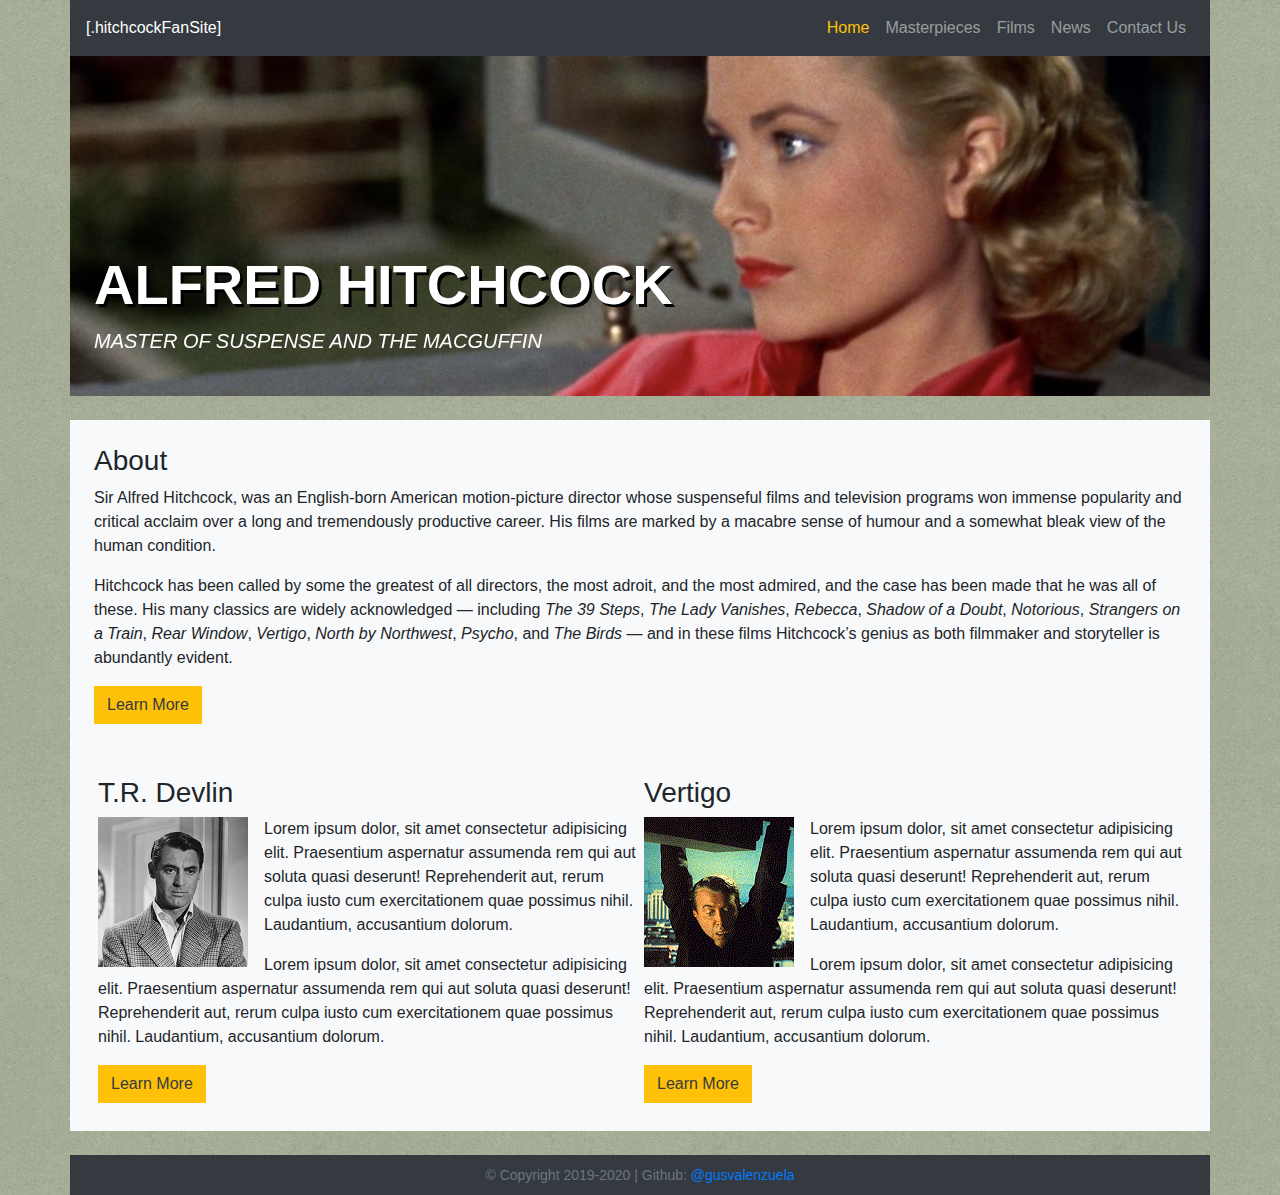
<file: index.html>
<!DOCTYPE html>
<html lang="en">
<head>
    <meta charset="UTF-8">
    <meta name="viewport" content="width=device-width, initial-scale=1.0">
    <meta http-equiv="X-UA-Compatible" content="ie=edge">
    <link rel="stylesheet" href="https://stackpath.bootstrapcdn.com/bootstrap/4.4.1/css/bootstrap.min.css" integrity="sha384-Vkoo8x4CGsO3+Hhxv8T/Q5PaXtkKtu6ug5TOeNV6gBiFeWPGFN9MuhOf23Q9Ifjh" crossorigin="anonymous">
    <script src="https://ajax.googleapis.com/ajax/libs/jquery/3.4.1/jquery.min.js"></script>
    <script src="https://cdnjs.cloudflare.com/ajax/libs/popper.js/1.16.0/umd/popper.min.js"></script>
    <script src="https://maxcdn.bootstrapcdn.com/bootstrap/4.4.1/js/bootstrap.min.js"></script>
    <link rel="stylesheet" href="https://fonts.googleapis.com/icon?family=Material+Icons">
    <link rel="stylesheet" href="./assets/css/style.css">
    <title>Home</title>
</head>

<body>    
    <div class="container-md mb-4">
        <div class="row">
            <nav class="navbar navbar-expand-sm bg-dark navbar-dark col">
                <span class="text-white">[.hitchcockFanSite]</span>
                <button class="navbar-toggler border-none" type="button" data-toggle="collapse" data-target="#ah-Navbar">
                    <span class="material-icons" style="font-size:30px;">more_vert</span>
                </button>
                <div class="collapse navbar-collapse justify-content-end" id="ah-Navbar">
                    <ul class="navbar-nav text-right">
                        <li class="nav-item">
                            <a class="nav-link disabled text-warning" href="#">Home<span class="sr-only">(current)</span></a>
                        </li>
                        <li class="nav-item">
                            <a class="nav-link " href="featured-vertigo.html">Masterpieces</a>
                        </li>
                        <li class="nav-item">
                            <a class="nav-link" href="films-pg-1.html">Films</a>
                        </li>    
                        <li class="nav-item">
                            <a class="nav-link" href="news.html">News</a>
                        </li>    
                        <li class="nav-item">
                            <a class="nav-link" href="contact.html">Contact Us</a>
                        </li>    
                    </ul>
                </div>  
            </nav>
        </div>
        
        <!-- jumbotron row -->
        <div class="row">
            <div id="jumbo-slides" class="carousel slide col-12 px-0" data-ride="carousel">
                <div class="carousel-inner slide-height-1">
                    <div class="carousel-item">

                        <!-- add on-hover message re:image slide paused while mouse over image  -->
                        
                        <img src="./assets/images/nxnw-bg-slide-300.png" class="d-block w-100" data-interval="1000" alt="...">
                    </div>
                    <div class="carousel-item">
                        <img src="./assets/images/birds-bg-slide-300.jpg" class="d-block w-100" data-interval="1000" alt="...">
                    </div>
                    <div class="carousel-item active">
                        <img src="./assets/images/Rear-Window-bg-slide-300.jpg" class="d-block w-100" data-interval="1000" alt="...">
                    </div>
                    <div class="car-text">
                      <h1 class="display-4 pl-4 name-decor text-uppercase">Alfred Hitchcock</h1>
                      <p class="lead pl-4 text-white font-italic text-uppercase home-tagline">Master of Suspense and the MacGuffin</p>
                    </div>
                </div>
            </div>
        </div>
    </div>

    <div class="container-md mb-4">
        <!-- biography row -->
        <div class="row bg-light p-4">
            <h3>About</h3>
            <hr>
            <p>Sir Alfred Hitchcock, was an English-born American motion-picture director whose suspenseful films and television programs won immense popularity and critical acclaim over a long and tremendously productive career. His films are marked by a macabre sense of humour and a somewhat bleak view of the human condition.</p>
            <p>Hitchcock has been called by some the greatest of all directors, the most adroit, and the most admired, and the case has been made that he was all of these. His many classics are widely acknowledged — including <i>The 39 Steps</i>, <i>The Lady Vanishes</i>, <i>Rebecca</i>, <i>Shadow of a Doubt</i>, <i>Notorious</i>, <i>Strangers on a Train</i>, <i>Rear Window</i>, <i>Vertigo</i>, <i>North by Northwest</i>, <i>Psycho</i>, and <i>The Birds</i> — and in these films Hitchcock’s genius as both filmmaker and storyteller is abundantly evident.</p>
            <!-- Button trigger modal -->
            <button type="button" class="btn btn-warning text-dark rounded-0" data-toggle="modal" data-target="#aboutModal">
                Learn More
            </button>
            
            <!-- Modal -->
            <div class="modal fade" id="aboutModal" tabindex="-1" role="dialog" aria-labelledby="aboutModalTitle" aria-hidden="true">
                <div class="modal-dialog modal-dialog-scrollable" role="document">
                <div class="modal-content">
                    <div class="modal-header">
                    <h5 class="modal-title" id="aboutModalTitle">About: <i>taken from Biography.com</i></h5>
                    <button type="button" class="close" data-dismiss="modal" aria-label="Close">
                        <span aria-hidden="true">&times;</span>
                    </button>
                    </div>
                    <div class="modal-body">
                        Filmmaker Alfred Hitchcock was nicknamed the "Master of Suspense" for employing a kind of psychological suspense in his films, producing a distinct viewer experience.
                        <br>
                        <br><strong>Who Was Alfred Hitchcock?</strong>
                        <br>Famous director and filmmaker Alfred Hitchcock worked for a short time in engineering before entering the film industry in 1920. He left for Hollywood in 1939, where his first American film, Rebecca, won the Academy Award for Best Picture. Hitchcock created more than 50 films, including the classics Rear Window, The 39 Steps and Psycho. Nicknamed the "Master of Suspense," Hitchcock received the AFI's Life Achievement Award in 1979. He died in 1980.
                        <br>
                        <br><strong>Early Life</strong>
                        <br>Alfred Joseph Hitchcock was born in London, England, on August 13, 1899, and was raised by strict, Catholic parents. He described his childhood as lonely and sheltered, partly due to his obesity. He once said that he was sent by his father to the local police station with a note asking the officer to lock him away for 10 minutes as punishment for behaving badly. He also remarked that his mother would force him to stand at the foot of her bed for several hours as punishment (a scene alluded to in his film Psycho). This idea of being harshly treated or wrongfully accused would later be reflected in Hitchcock's films.
                        <br>
                        <br><strong>Master of Suspense</strong>
                        <br>Hitchcock attended the Jesuit school St. Ignatius College before going on to attend the University of London, taking art courses. He eventually obtained a job as a draftsman and advertising designer for the cable company Henley's. It was while working at Henley's that he began to write, submitting short articles for the in-house publication. From his very first piece, he employed themes of false accusations, conflicted emotions and twist endings with impressive skill. In 1920, Hitchcock entered the film industry with a full-time position at the Famous Players-Lasky Company designing title cards for silent films. Within a few years, he was working as an assistant director.
                        <br>
                        In 1925, Hitchcock directed his first film and began making the "thrillers" for which he became known the world over. His 1929 film Blackmail is said to be the first British "talkie." In the 1930s, he directed such classic suspense films as The Man Who Knew Too Much (1934) and The 39 Steps (1935).
                        <br>
                        <br><strong>Movies: 'Rebecca,' 'Psycho' and 'The Birds' </strong>
                        <br>In 1939, Hitchcock left England for Hollywood. The first film he made in the United States, Rebecca (1940), won an Academy Award for best picture. Some of his most famous films include Psycho (1960), The Birds (1963) and Marnie (1964). His works became renowned for their depictions of violence, although many of his plots merely function as decoys meant to serve as a tool for understanding complex psychological characters. His cameo appearances in his own films, as well as his interviews, film trailers and the television program Alfred Hitchcock Presents (1955-1965), made him a cultural icon.
                        <br>
                        <br><strong>Death and Legacy</strong>
                        <br>Hitchcock directed more than 50 feature films in a career spanning six decades. He received the American Film Institute's Life Achievement Award in 1979. One year later, on April 29, 1980, Hitchcock died peacefully in his sleep in Bel Air, California. He was survived by his lifetime partner, assistant director and closest collaborator, Alma Reville, also known as "Lady Hitchcock," who died in 1982.
                    </div>
                    <div class="modal-footer">
                    <a href="https://www.biography.com/filmmaker/alfred-hitchcock" target="_blank" class="btn btn-warning" role="button">More @ biography.com</a>
                    </div>
                </div>
                </div>
            </div>
        </div>

        <!-- featured content row -->
        <div class="row bg-light p-4 justify-content-between">
            
            <!-- featured character -->
            <div class="col-12 col-md-6 p-1">
                <h3>T.R. Devlin</h3>
                <img src="./assets/images/devlin-150x150.jpg" class="float-left mr-3" alt="Devlin, lead male character in 'Notorious,' as played by Cary Grant">
                <p>Lorem ipsum dolor, sit amet consectetur adipisicing elit. Praesentium aspernatur assumenda rem qui aut soluta quasi deserunt! Reprehenderit aut, rerum culpa iusto cum exercitationem quae possimus nihil. Laudantium, accusantium dolorum.</p>
                <p>Lorem ipsum dolor, sit amet consectetur adipisicing elit. Praesentium aspernatur assumenda rem qui aut soluta quasi deserunt! Reprehenderit aut, rerum culpa iusto cum exercitationem quae possimus nihil. Laudantium, accusantium dolorum.</p>
                
                <!-- Button trigger modal -->
                <button type="button" class="btn btn-warning text-dark rounded-0" data-toggle="modal" data-target="#characterModal">
                    Learn More
                </button>
                
                <!-- Modal -->
                <div class="modal fade" id="characterModal" tabindex="-1" role="dialog" aria-labelledby="characterModalTitle" aria-hidden="true">
                    <div class="modal-dialog modal-dialog-scrollable" role="document">
                        <div class="modal-content">
                            <div class="modal-header">
                                <h5 class="modal-title" id="aboutModalTitle">About: T.R. Devlin</h5>
                                <button type="button" class="close" data-dismiss="modal" aria-label="Close">
                                    <span aria-hidden="true">&times;</span>
                                </button>
                            </div>

                            <div class="modal-body">
                                character T.R. Devlin...</div>

                            <!-- <div class="modal-footer">
                            <a href="#" target="_blank" class="btn btn-warning rounded-0" role="button">More</a>
                            </div> -->
                        </div>

                    </div>

                </div>

            </div>

                
            <!-- featured film -->
            <div class="col-12 col-md-6 p-1 feat-film">
                <h3>Vertigo</h3>
                <img src="./assets/images/vertigo-dangling-150x150.gif" class="float-left mr-3" alt="Still image from Hitchcock's film 'Vertigo'">
                <p>Lorem ipsum dolor, sit amet consectetur adipisicing elit. Praesentium aspernatur assumenda rem qui aut soluta quasi deserunt! Reprehenderit aut, rerum culpa iusto cum exercitationem quae possimus nihil. Laudantium, accusantium dolorum.</p>
                <p>Lorem ipsum dolor, sit amet consectetur adipisicing elit. Praesentium aspernatur assumenda rem qui aut soluta quasi deserunt! Reprehenderit aut, rerum culpa iusto cum exercitationem quae possimus nihil. Laudantium, accusantium dolorum.</p>
                
                <!-- Button trigger modal -->
                <button type="button" class="btn btn-warning text-dark rounded-0" data-toggle="modal" data-target="#featFilmModal">
                    Learn More
                </button>
                
                <!-- Modal -->
                <div class="modal fade" id="featFilmModal" tabindex="-1" role="dialog" aria-labelledby="featFilmModalTitle" aria-hidden="true">
                    <div class="modal-dialog modal-dialog-scrollable" role="document">
                        <div class="modal-content">
                            <div class="modal-header">
                                <h5 class="modal-title" id="aboutModalTitle">About: Vertigo</h5>
                                <button type="button" class="close" data-dismiss="modal" aria-label="Close">
                                    <span aria-hidden="true">&times;</span>
                                </button>
                            </div>

                            <div class="modal-body">
                                Vertigo</div>

                            <div class="modal-footer">
                            <a href="featured-vertigo.html" class="btn btn-warning rounded-0" role="button">Featured Page</a>
                            </div>
                        </div>

                    </div>

                </div>

            </div>

        </div>    

    </div>
    
    <div class="container-md">
        <div class="row bg-dark py-2 mb-0">
            <footer class="text-center mx-auto col">
                <span class="text-muted footer">&copy; Copyright 2019-2020 | Github: <a href="https://github.com/gusvalenzuela/holiday-activity" target="_blank" class="text-decoration-none">@gusvalenzuela</a></span>
            </footer>
        </div>
    </div>
</body>
</html>
</file>
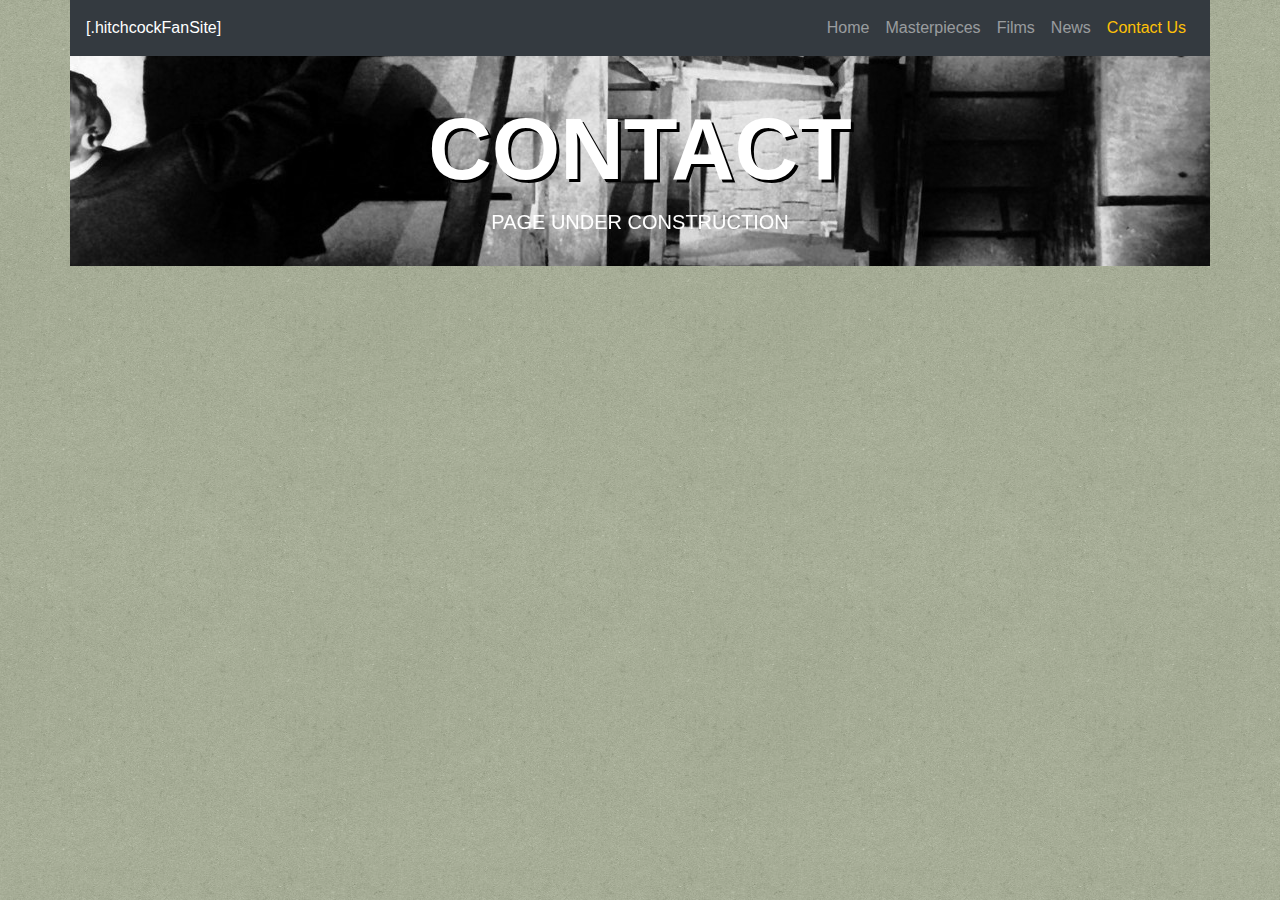
<file: contact.html>
<!DOCTYPE html>
<html lang="en">
<head>
    <meta charset="UTF-8">
    <meta name="viewport" content="width=device-width, initial-scale=1.0">
    <meta http-equiv="X-UA-Compatible" content="ie=edge">
    <link rel="stylesheet" href="https://maxcdn.bootstrapcdn.com/bootstrap/4.4.1/css/bootstrap.min.css">
    <script src="https://ajax.googleapis.com/ajax/libs/jquery/3.4.1/jquery.min.js"></script>
    <script src="https://cdnjs.cloudflare.com/ajax/libs/popper.js/1.16.0/umd/popper.min.js"></script>
    <script src="https://maxcdn.bootstrapcdn.com/bootstrap/4.4.1/js/bootstrap.min.js"></script>
    <link rel="stylesheet" href="https://fonts.googleapis.com/icon?family=Material+Icons">
    <link rel="stylesheet" href="./assets/css/style.css">
    <title>Contact</title>
</head>

<body>
    <div class="container-md mb-4">
        <div class="row">
            <nav class="navbar navbar-expand-sm bg-dark navbar-dark col">
                <span class="text-white">[.hitchcockFanSite]</span>
                <button class="navbar-toggler border-none" type="button" data-toggle="collapse" data-target="#ah-Navbar">
                    <span class="material-icons" style="font-size:30px;">more_vert</span>
                </button>
                <div class="collapse navbar-collapse justify-content-end" id="ah-Navbar">
                    <ul class="navbar-nav text-right">
                        <li class="nav-item">
                            <a class="nav-link" href="index.html">Home</a>
                        </li>
                        <li class="nav-item">
                            <a class="nav-link" href="featured-vertigo.html">Masterpieces</a>
                        </li>
                        <li class="nav-item">
                            <a class="nav-link" href="films-pg-1.html">Films</a>
                        </li>    
                        <li class="nav-item">
                            <a class="nav-link" href="news.html">News</a>
                        </li>    
                        <li class="nav-item">
                            <a class="nav-link text-warning disabled" href="#">Contact Us<span class="sr-only">(current)</span></a>
                        </li>    
                    </ul>
                </div>  
            </nav>
        </div>
        
        <!-- jumbotron row -->
        <div class="row">
            <div id="jumbo-slides" class="carousel slide col-12 px-0" data-ride="carousel">
                <div class="carousel-inner">
                    <div class="carousel-item active">
                        <img src="./assets/images/vertigo-stairs-header.jpg" class="d-block w-100" data-interval="1000" alt="...">
                    </div>
                    <div class="carousel-item">
                        <img src="./assets/images/norman-bates-header.png" class="d-block w-100" data-interval="1000" alt="...">
                    </div>
                    <div class="carousel-item">
                        <img src="./assets/images/birds-cameo-header.jpg" class="d-block w-100" data-interval="1000" alt="...">
                    </div>
                    <div class="car-text">
                        <h1 class="display-2 text-white text-center name-decor">CONTACT</h1>
                        <h2 class="lead text-white text-center">PAGE UNDER CONSTRUCTION</h2>
                    </div>
                </div>
            </div>
        </div>
    </div>

</body>
</html>
</file>
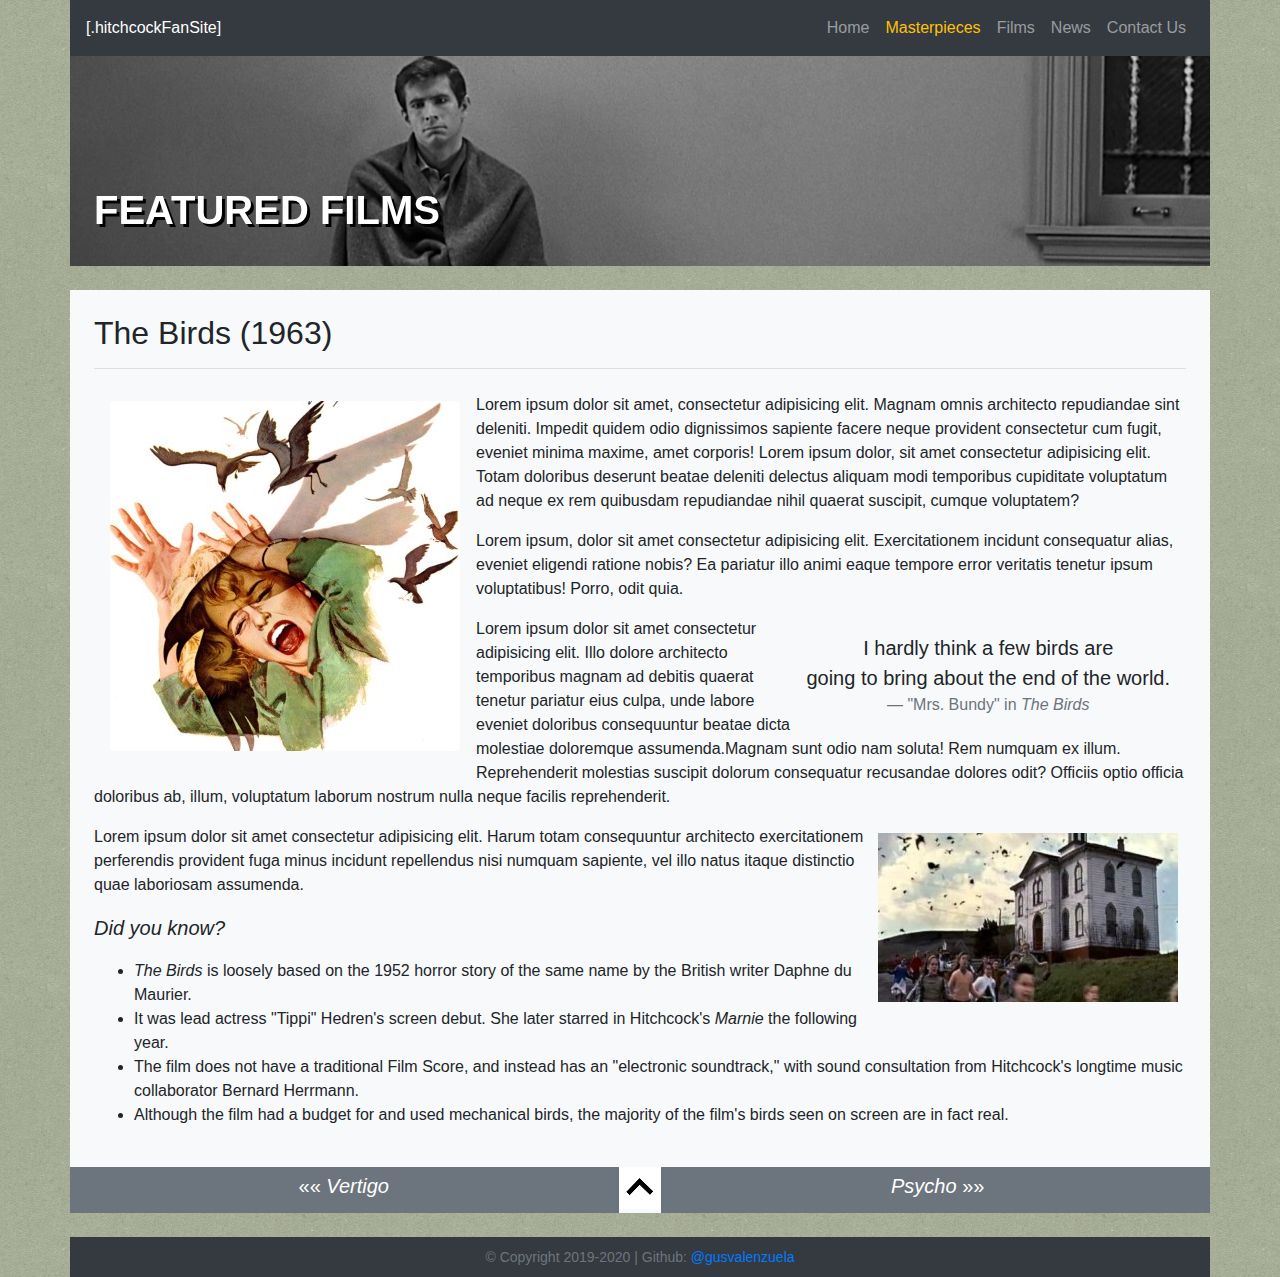
<file: featured-birds.html>
<!DOCTYPE html>
<html lang="en">
<head>
    <meta charset="UTF-8">
    <meta name="viewport" content="width=device-width, initial-scale=1.0">
    <meta http-equiv="X-UA-Compatible" content="ie=edge">
    <link rel="stylesheet" href="https://maxcdn.bootstrapcdn.com/bootstrap/4.4.1/css/bootstrap.min.css">
    <script src="https://ajax.googleapis.com/ajax/libs/jquery/3.4.1/jquery.min.js"></script>
    <script src="https://cdnjs.cloudflare.com/ajax/libs/popper.js/1.16.0/umd/popper.min.js"></script>
    <script src="https://maxcdn.bootstrapcdn.com/bootstrap/4.4.1/js/bootstrap.min.js"></script>
    <link rel="stylesheet" href="https://fonts.googleapis.com/icon?family=Material+Icons">
    <link rel="stylesheet" href="./assets/css/style.css">
    <title>Featured: The Birds</title>
</head>

<body>    
    <div class="container-md mb-4" id="page-top">
        <div class="row">
            <nav class="navbar navbar-expand-sm bg-dark navbar-dark col">
                <span class="text-white">[.hitchcockFanSite]</span>
                <button class="navbar-toggler border-none" type="button" data-toggle="collapse" data-target="#ah-Navbar">
                    <span class="material-icons" style="font-size:30px;">more_vert</span>
                </button>
                <div class="collapse navbar-collapse justify-content-end" id="ah-Navbar">
                    <ul class="navbar-nav text-right">
                        <li class="nav-item">
                            <a class="nav-link" href="index.html">Home</a>
                        </li>
                        <li class="nav-item">
                            <a class="nav-link disabled text-warning" href="#">Masterpieces<span class="sr-only">(current)</span></a>
                        </li>
                        <li class="nav-item">
                            <a class="nav-link" href="films-pg-1.html">Films</a>
                        </li>    
                        <li class="nav-item">
                            <a class="nav-link" href="news.html">News</a>
                        </li>    
                        <li class="nav-item">
                            <a class="nav-link" href="contact.html">Contact Us</a>
                        </li>    
                    </ul>
                </div>  
            </nav>
        </div>
        
        <!-- jumbotron row -->
        <div class="row">
            <div id="jumbo-slides" class="carousel slide col-12 px-0" data-ride="carousel">
                <div class="carousel-inner">
                    <div class="carousel-item">
                        <img src="./assets/images/vertigo-stairs-header.jpg" class="d-block w-100" data-interval="1000" alt="Stairs shot from Vertigo">
                    </div>
                    <div class="carousel-item active">
                        <img src="./assets/images/norman-bates-header.png" class="d-block w-100" data-interval="1000" alt="Norman Bates seated, wrapped in blanket">
                    </div>
                    <div class="carousel-item">
                        <img src="./assets/images/birds-cameo-header.jpg" class="d-block w-100" data-interval="1000" alt="Alfred Hitchcock walking out a pet shop">
                    </div>
                    <div class="car-text">
                      <h1 class="pl-4 name-decor">FEATURED FILMS</h1>                      
                    </div>
                </div>
            </div>
        </div>
    </div>

    <div class="container-md mb-4" id="content-top">

        <!-- title header row -->
        <div class="row">
            <!-- div containing content  -->
            <div class="bg-light p-4 col-12 content-2">
                <h2>The Birds <span class="font-weight-light">(1963)</span></h2>
                <hr>

                <!-- top 350x350 image of featured movie  -->
                <img src="./assets/images/birds-poster-350x350.jpg" class="float-left rounded m-3 feat-img" alt="Vertigo Restoration Movie Poster">
                <div class="mt-4">
                <p>Lorem ipsum dolor sit amet, consectetur adipisicing elit. Magnam omnis architecto repudiandae sint deleniti. Impedit quidem odio dignissimos sapiente facere neque provident consectetur cum fugit, eveniet minima maxime, amet corporis! Lorem ipsum dolor, sit amet consectetur adipisicing elit. Totam doloribus deserunt beatae deleniti delectus aliquam modi temporibus cupiditate voluptatum ad neque ex rem quibusdam repudiandae nihil quaerat suscipit, cumque voluptatem?</p>
                <p>Lorem ipsum, dolor sit amet consectetur adipisicing elit. Exercitationem incidunt consequatur alias, eveniet eligendi ratione nobis? Ea pariatur illo animi eaque tempore error veritatis tenetur ipsum voluptatibus! Porro, odit quia.</p>
               
                <!-- blockquote for movie quote -->
                <blockquote class="blockquote text-center align-middle float-right m-3">
                    <p class="mb-0">I hardly think a few birds are <br>going to bring about the end of the world.</p>
                    <footer class="blockquote-footer">"Mrs. Bundy" in <cite title="Source Title">The Birds</cite></footer>
                </blockquote>
                <p>Lorem ipsum dolor sit amet consectetur adipisicing elit. Illo dolore architecto temporibus magnam ad debitis quaerat tenetur pariatur eius culpa, unde labore eveniet doloribus consequuntur beatae dicta molestiae doloremque assumenda.Magnam sunt odio nam soluta! Rem numquam ex illum. Reprehenderit molestias suscipit dolorum consequatur recusandae dolores odit? Officiis optio officia doloribus ab, illum, voluptatum laborum nostrum nulla neque facilis reprehenderit.</p>
                
                <!-- bottom 150x150 image of featured movie  -->
                <img src="./assets/images/birds-running-sm.jpg" class="float-right p-2" alt="Dangling">
                <p>Lorem ipsum dolor sit amet consectetur adipisicing elit. Harum totam consequuntur architecto exercitationem perferendis provident fuga minus incidunt repellendus nisi numquam sapiente, vel illo natus itaque distinctio quae laboriosam assumenda.</p>
                <p class="lead"><i>Did you know?</i></p>
                <ul class="text-decoration-none">
                    <li><i>The Birds</i> is loosely based on the 1952 horror story of the same name by the British writer Daphne du Maurier.</li>
                    <li>It was lead actress "Tippi" Hedren's screen debut. She later starred in Hitchcock's <i>Marnie</i> the following year.</li>
                    <li>The film does not have a traditional Film Score, and instead has an "electronic soundtrack," with sound consultation from Hitchcock's longtime music collaborator Bernard Herrmann.</li>
                    <li>Although the film had a budget for and used mechanical birds, the majority of the film's birds seen on screen are in fact real.</li>
                </ul>
               </div>
            </div>
        </div>

        <!-- content row wrap -->
        <div class="row"></div>

        <!-- controls row wrap  -->
        <div class="row bg-secondary justify-content-between">
            <!-- left movie button  -->
            <div class="col-4 px-0">
                <a class="btn btn-secondary float-right btn-block rounded-0 text-right" href="./featured-vertigo.html#content-top" role="button"><h5 class="px-5">&laquo;&laquo; <i>Vertigo</i></h5 class="px-5"></a>
            </div>            
            <div class="bg-light">
                <a href="#page-top"><img src="./assets/images/back-to-top-icon.png" alt=""></a> 
            </div>
            <!-- right movie button  -->
            <div class="col-4 px-0">
                <a class="btn btn-secondary float-left btn-block rounded-0 text-left" href="./featured-psycho.html#content-top" role="button"><h5 class="px-5"><i>Psycho</i> &raquo;&raquo;</h5></a>
            </div>
        </div>

        
    </div>
    
    <div class="container-md">
        <div class="row bg-dark py-2 mb-0">
            <footer class="text-center mx-auto col">
                <span class="text-muted footer">&copy; Copyright 2019-2020 | Github: <a href="https://github.com/gusvalenzuela/holiday-activity" target="_blank" class="text-decoration-none">@gusvalenzuela</a></span>
            </footer>
        </div>
    </div>
</body>
</html>
</file>
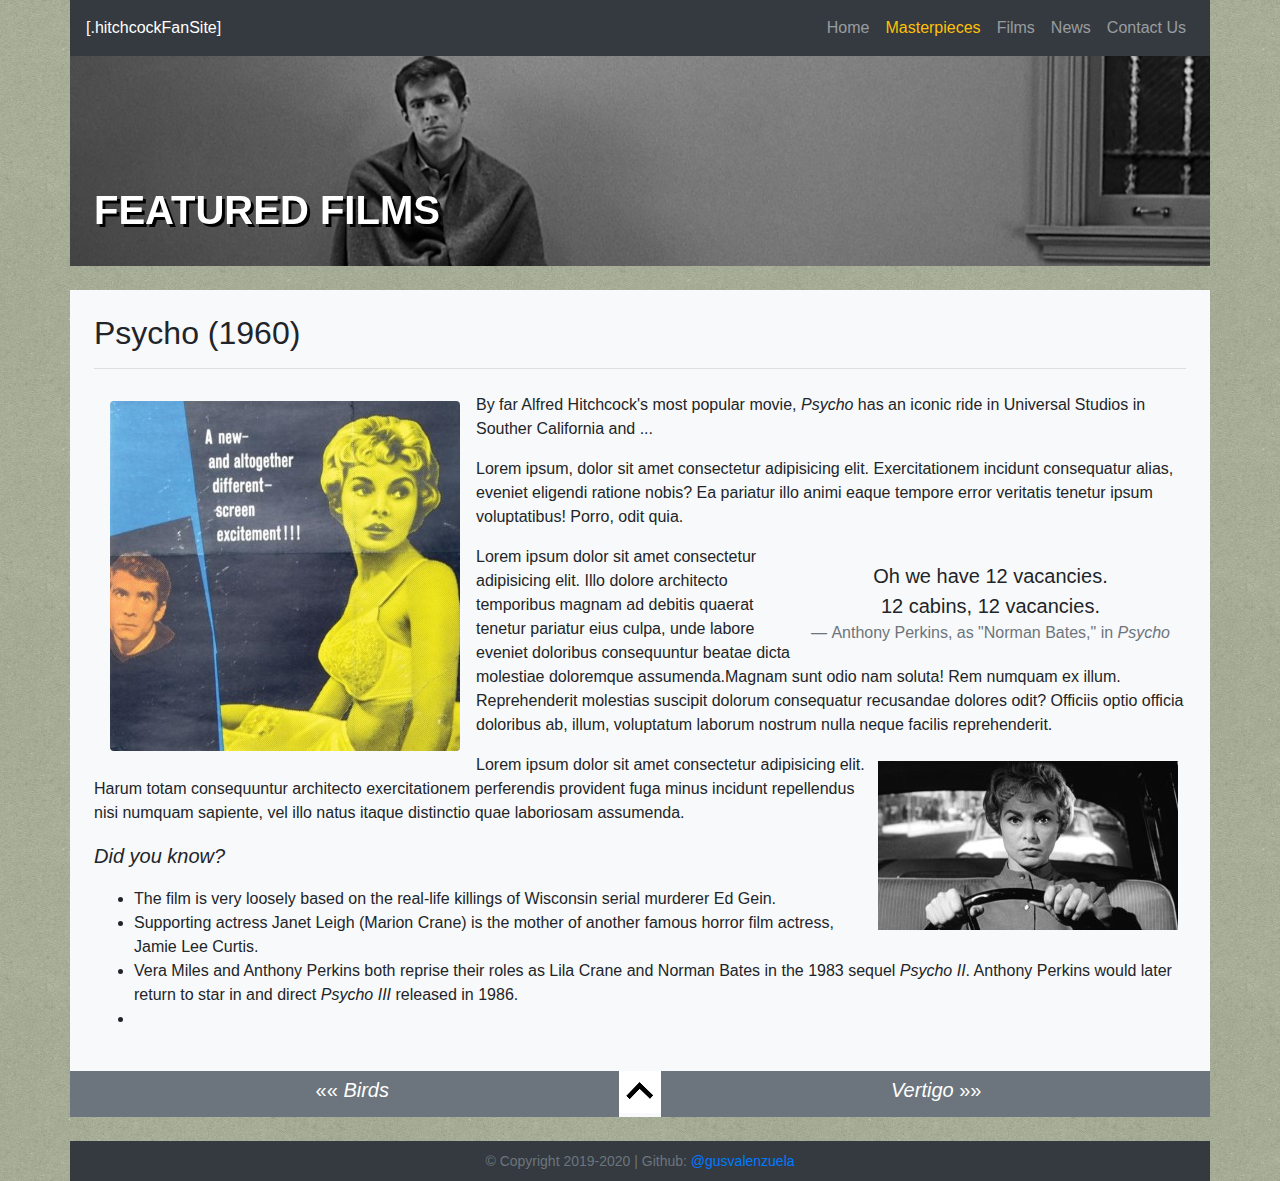
<file: featured-psycho.html>
<!DOCTYPE html>
<html lang="en">
<head>
    <meta charset="UTF-8">
    <meta name="viewport" content="width=device-width, initial-scale=1.0">
    <meta http-equiv="X-UA-Compatible" content="ie=edge">
    <link rel="stylesheet" href="https://maxcdn.bootstrapcdn.com/bootstrap/4.4.1/css/bootstrap.min.css">
    <script src="https://ajax.googleapis.com/ajax/libs/jquery/3.4.1/jquery.min.js"></script>
    <script src="https://cdnjs.cloudflare.com/ajax/libs/popper.js/1.16.0/umd/popper.min.js"></script>
    <script src="https://maxcdn.bootstrapcdn.com/bootstrap/4.4.1/js/bootstrap.min.js"></script>
    <link rel="stylesheet" href="https://fonts.googleapis.com/icon?family=Material+Icons">
    <link rel="stylesheet" href="./assets/css/style.css">
    <title>Featured: Psycho</title>
</head>

<body>    
    <div class="container-md mb-4" id="page-top">

        <div class="row">
            
            <nav class="navbar navbar-expand-sm bg-dark navbar-dark col">
                <span class="text-white">[.hitchcockFanSite]</span>
                <button class="navbar-toggler border-none" type="button" data-toggle="collapse" data-target="#ah-Navbar">
                    <span class="material-icons" style="font-size:30px;">more_vert</span>
                </button>
                <div class="collapse navbar-collapse justify-content-end" id="ah-Navbar">
                    <ul class="navbar-nav text-right">
                        <li class="nav-item">
                            <a class="nav-link" href="index.html">Home </a>
                        </li>
                        <li class="nav-item">
                            <a class="nav-link disabled text-warning" href="#">Masterpieces<span class="sr-only">(current)</span></a>
                        </li>
                        <li class="nav-item">
                            <a class="nav-link" href="films-pg-1.html">Films</a>
                        </li>    
                        <li class="nav-item">
                            <a class="nav-link" href="news.html">News</a>
                        </li>    
                        <li class="nav-item">
                            <a class="nav-link" href="contact.html">Contact Us</a>
                        </li>    
                    </ul>
                </div>  
            </nav>

        </div>
        
        <!-- jumbotron row -->
        <div class="row">
            <div id="jumbo-slides" class="carousel slide col px-0" data-ride="carousel">
                <div class="carousel-inner">
                    <div class="carousel-item">
                        <img src="./assets/images/vertigo-stairs-header.jpg" class="d-block w-100" data-interval="1000" alt="Stairs shot from Vertigo">
                    </div>
                    <div class="carousel-item active">
                        <img src="./assets/images/norman-bates-header.png" class="d-block w-100" data-interval="1000" alt="Norman Bates seated, wrapped in blanket">
                    </div>
                    <div class="carousel-item">
                        <img src="./assets/images/birds-cameo-header.jpg" class="d-block w-100" data-interval="1000" alt="Alfred Hitchcock walking out a pet shop">
                    </div>
                    <div class="car-text">
                      <h1 class="pl-4 name-decor">FEATURED FILMS</h1>                      
                    </div>
                </div>
            </div>
        </div>
    </div>

    <div class="container-md mb-4" id="content-top">

        <!-- title header row -->
        <div class="row">
            <!-- div containing content  -->
            <div class="bg-light p-4 col-12 content-2">
                <h2>Psycho <span class="font-weight-light">(1960)</span></h2>
                <hr>

                <!-- top 350x350 image of featured movie  -->
                <img src="./assets/images/psycho-poster-350x350.jpg" class="float-left rounded m-3 feat-img" alt="Vertigo Restoration Movie Poster">
                <div class="mt-4">
                <p>By far Alfred Hitchcock's most popular movie, <i>Psycho</i> has an iconic ride in Universal Studios in Souther California and ...</p>
                <p>Lorem ipsum, dolor sit amet consectetur adipisicing elit. Exercitationem incidunt consequatur alias, eveniet eligendi ratione nobis? Ea pariatur illo animi eaque tempore error veritatis tenetur ipsum voluptatibus! Porro, odit quia.</p>
               
                <!-- blockquote for movie quote -->
                <blockquote class="blockquote text-center align-middle float-right m-3">
                    <p class="mb-0">Oh we have 12 vacancies.<br> 12 cabins, 12 vacancies.</p>
                    <footer class="blockquote-footer">Anthony Perkins, as "Norman Bates," in <cite title="Source Title">Psycho</cite></footer>
                </blockquote>
                <p>Lorem ipsum dolor sit amet consectetur adipisicing elit. Illo dolore architecto temporibus magnam ad debitis quaerat tenetur pariatur eius culpa, unde labore eveniet doloribus consequuntur beatae dicta molestiae doloremque assumenda.Magnam sunt odio nam soluta! Rem numquam ex illum. Reprehenderit molestias suscipit dolorum consequatur recusandae dolores odit? Officiis optio officia doloribus ab, illum, voluptatum laborum nostrum nulla neque facilis reprehenderit.</p>
                
                <!-- bottom 150x150 image of featured movie  -->
                <img src="./assets/images/psycho-slide1-sm.jpg" class="float-right p-2" alt="Marion Crane driving car">
                <p>Lorem ipsum dolor sit amet consectetur adipisicing elit. Harum totam consequuntur architecto exercitationem perferendis provident fuga minus incidunt repellendus nisi numquam sapiente, vel illo natus itaque distinctio quae laboriosam assumenda.</p>
                <p class="lead"><i>Did you know?</i></p>
                <ul class="text-decoration-none">
                    <li>The film is very loosely based on the real-life killings of Wisconsin serial murderer Ed Gein.</li>
                    <li>Supporting actress Janet Leigh (Marion Crane) is the mother of another famous horror film actress, Jamie Lee Curtis.</li>
                    <li>Vera Miles and Anthony Perkins both reprise their roles as Lila Crane and Norman Bates in the 1983 sequel <i>Psycho II</i>. Anthony Perkins would later return to star in and direct <i>Psycho III</i> released in 1986.</li>
                    <li></li>
                </ul>
               </div>
            </div>
        </div>

        <!-- controls row wrap  -->
        <div class="row bg-secondary justify-content-between">
            <!-- left movie button  -->
            <div class="col-4 px-0">
                <a class="btn btn-secondary float-right btn-block rounded-0 text-right" href="featured-birds.html#content-top" role="button"><h5 class="px-5">&laquo;&laquo; <i>Birds</i></h5 class="px-5"></a>
            </div>
            <div class="bg-light">
                <a href="#page-top"><img src="./assets/images/back-to-top-icon.png" alt=""></a> 
            </div>
            <!-- right movie button  -->
            <div class="col-4 px-0">
                <a class="btn btn-secondary float-left btn-block rounded-0 text-left" href="./featured-vertigo.html#content-top" role="button"><h5 class="px-5"><i>Vertigo</i> &raquo;&raquo;</h5 class="px-5"></a>
            </div>            
        </div>
    </div>
    
    <div class="container-md">
        <div class="row bg-dark py-2 mb-0">
            <footer class="text-center mx-auto col">
                <span class="text-muted footer">&copy; Copyright 2019-2020 | Github: <a href="https://github.com/gusvalenzuela/holiday-activity" target="_blank" class="text-decoration-none">@gusvalenzuela</a></span>
            </footer>
        </div>
    </div>
</body>
</html>
</file>
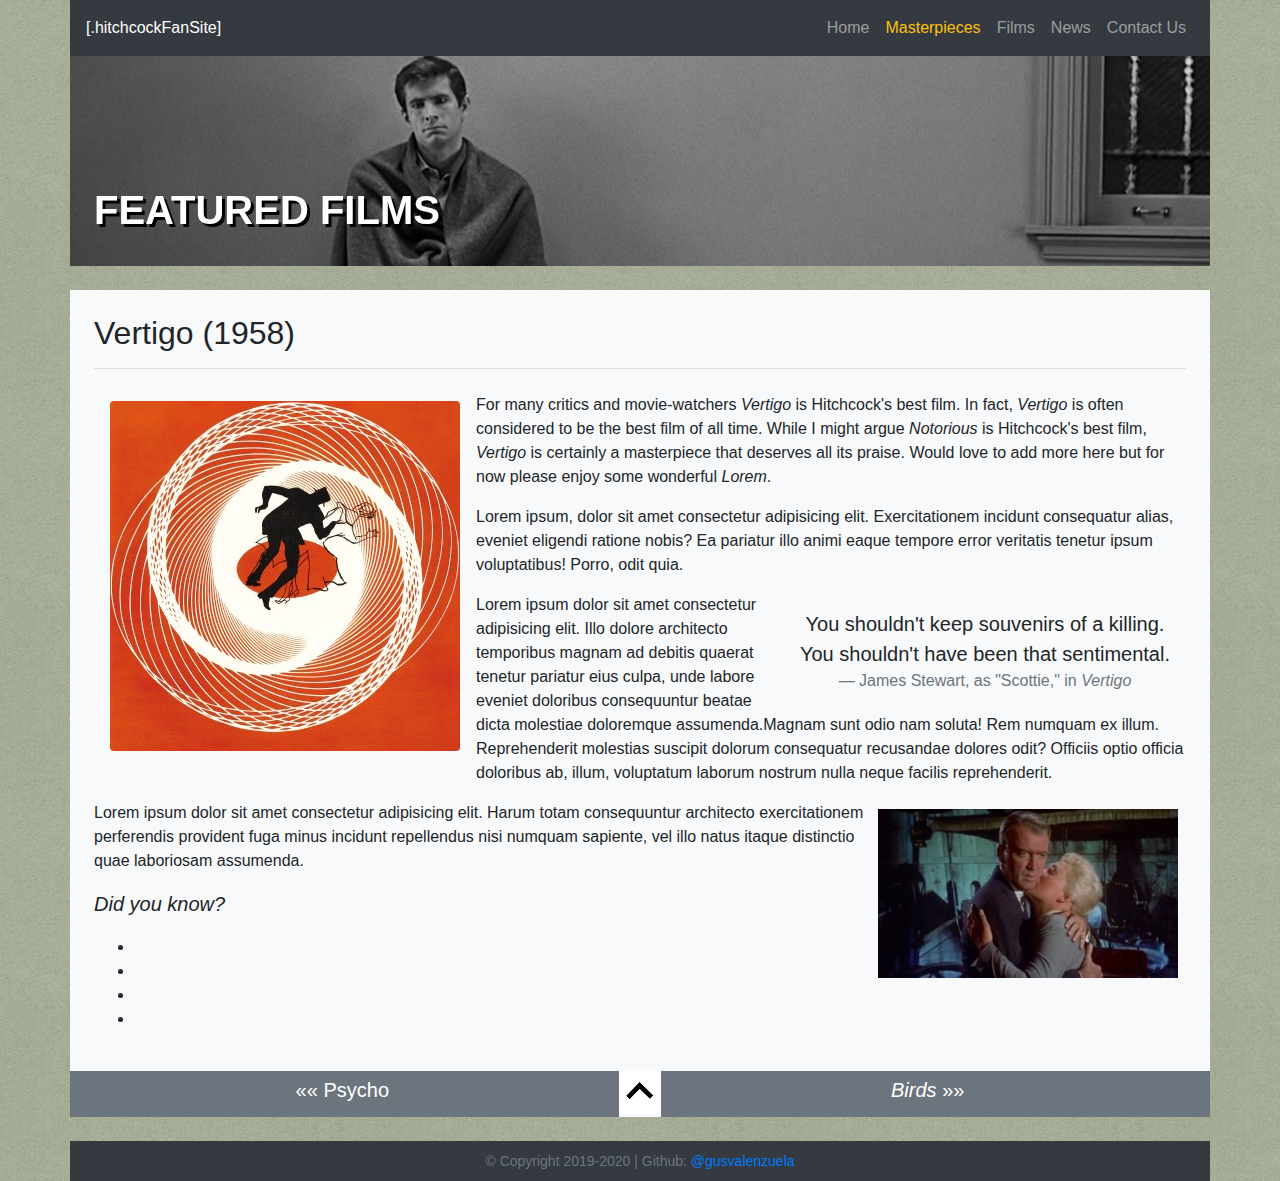
<file: featured-vertigo.html>
<!DOCTYPE html>
<html lang="en">
<head>
    <meta charset="UTF-8">
    <meta name="viewport" content="width=device-width, initial-scale=1.0">
    <meta http-equiv="X-UA-Compatible" content="ie=edge">
    <link rel="stylesheet" href="https://maxcdn.bootstrapcdn.com/bootstrap/4.4.1/css/bootstrap.min.css">
    <script src="https://ajax.googleapis.com/ajax/libs/jquery/3.4.1/jquery.min.js"></script>
    <script src="https://cdnjs.cloudflare.com/ajax/libs/popper.js/1.16.0/umd/popper.min.js"></script>
    <script src="https://maxcdn.bootstrapcdn.com/bootstrap/4.4.1/js/bootstrap.min.js"></script>
    <link rel="stylesheet" href="https://fonts.googleapis.com/icon?family=Material+Icons">
    <link rel="stylesheet" href="./assets/css/style.css">
    <title>Featured: Vertigo</title>
</head>

<body>    
    <div class="container-md mb-4" id="page-top">
        <div class="row">
            <nav class="navbar navbar-expand-sm bg-dark navbar-dark col">
                <span class="text-white">[.hitchcockFanSite]</span>
                <button class="navbar-toggler border-none" type="button" data-toggle="collapse" data-target="#ah-Navbar">
                    <span class="material-icons" style="font-size:30px;">more_vert</span>
                </button>
                <div class="collapse navbar-collapse justify-content-end" id="ah-Navbar">
                    <ul class="navbar-nav text-right">
                        <li class="nav-item">
                            <a class="nav-link" href="index.html">Home</a>
                        </li>
                        <li class="nav-item">
                            <a class="nav-link disabled text-warning" href="#">Masterpieces<span class="sr-only">(current)</span></a>
                        </li>
                        <li class="nav-item">
                            <a class="nav-link" href="films-pg-1.html">Films</a>
                        </li>    
                        <li class="nav-item">
                            <a class="nav-link" href="news.html">News</a>
                        </li>    
                        <li class="nav-item">
                            <a class="nav-link" href="contact.html">Contact Us</a>
                        </li>    
                    </ul>
                </div>  
            </nav>
        </div>
        
        <!-- jumbotron row -->
        <div class="row">
            <div id="jumbo-slides" class="carousel slide col-12 px-0" data-ride="carousel">
                <div class="carousel-inner">
                    <div class="carousel-item">
                        <img src="./assets/images/vertigo-stairs-header.jpg" class="d-block w-100" data-interval="1000" alt="Stairs shot from Vertigo">
                    </div>
                    <div class="carousel-item active">
                        <img src="./assets/images/norman-bates-header.png" class="d-block w-100" data-interval="1000" alt="Norman Bates seated, wrapped in blanket">
                    </div>
                    <div class="carousel-item">
                        <img src="./assets/images/birds-cameo-header.jpg" class="d-block w-100" data-interval="1000" alt="Alfred Hitchcock walking out a pet shop">
                    </div>
                    <div class="car-text">
                      <h1 class="pl-4 name-decor">FEATURED FILMS</h1>                      
                    </div>
                </div>
            </div>
        </div>
    </div>

    <div class="container-md mb-4" id="content-top">

        <!-- title header row -->
        <div class="row">
            <div class="bg-light p-4 col-12">
                <h2>Vertigo <span class="font-weight-light">(1958)</span></h2>
                <hr>
                <!-- top 350x350 image of featured movie  -->
                <img src="./assets/images/vertigo-poster-350x350.jpg" class="float-left rounded m-3 feat-img" alt="Vertigo Restoration Movie Poster">
                <div class="mt-4">
                <p>For many critics and movie-watchers <i>Vertigo</i> is Hitchcock's best film. In fact, <i>Vertigo</i> is often considered to be the best film of all time. While I might argue <i>Notorious</i> is Hitchcock's best film, <i>Vertigo</i> is certainly a masterpiece that deserves all its praise. Would love to add more here but for now please enjoy some wonderful <i>Lorem</i>.</p>
                <p>Lorem ipsum, dolor sit amet consectetur adipisicing elit. Exercitationem incidunt consequatur alias, eveniet eligendi ratione nobis? Ea pariatur illo animi eaque tempore error veritatis tenetur ipsum voluptatibus! Porro, odit quia.</p>
               
                <!-- blockquote for movie quote -->
                <blockquote class="blockquote text-center align-middle float-right m-3">
                    <p class="mb-0">You shouldn't keep souvenirs of a killing. <br>You shouldn't have been that sentimental.</p>
                    <footer class="blockquote-footer">James Stewart, as "Scottie," in <cite title="Source Title">Vertigo</cite></footer>
                </blockquote>
                <p>Lorem ipsum dolor sit amet consectetur adipisicing elit. Illo dolore architecto temporibus magnam ad debitis quaerat tenetur pariatur eius culpa, unde labore eveniet doloribus consequuntur beatae dicta molestiae doloremque assumenda.Magnam sunt odio nam soluta! Rem numquam ex illum. Reprehenderit molestias suscipit dolorum consequatur recusandae dolores odit? Officiis optio officia doloribus ab, illum, voluptatum laborum nostrum nulla neque facilis reprehenderit.</p>
                
                <!-- bottom 150x150 image of featured movie  -->
                <img src="./assets/images/vertigo-still1-sm.jpg" class="float-right p-2" alt="Characters kiss">
                <p>Lorem ipsum dolor sit amet consectetur adipisicing elit. Harum totam consequuntur architecto exercitationem perferendis provident fuga minus incidunt repellendus nisi numquam sapiente, vel illo natus itaque distinctio quae laboriosam assumenda.</p>
                <p class="lead"><i>Did you know?</i></p>
                <ul class="text-decoration-none">
                    <li></li>
                    <li></li>
                    <li></li>
                    <li></li>
                </ul>
               </div>
            </div>

            
        </div>

        <!-- content row wrap -->
        <div class="row"></div>

        <!-- controls row wrap  -->
        <div class="row bg-secondary justify-content-between">
            <!-- left movie button  -->
            <div class="col-4 px-0">
                <a class="btn btn-secondary float-right btn-block rounded-0 text-right" href="./featured-psycho.html#content-top" role="button"><h5 class="px-5">&laquo;&laquo; Psycho </h5 class="px-5"></a>
            </div>            
            <div class="bg-light">
                <a href="#page-top"><img src="./assets/images/back-to-top-icon.png" alt=""></a> 
            </div>
            <!-- right movie button  -->
            <div class="col-4 px-0">
                <a class="btn btn-secondary float-left btn-block rounded-0 text-left" href="./featured-birds.html#content-top" role="button"><h5 class="px-5"><i>Birds</i> &raquo;&raquo;</h5 class="px-5"></a>
            </div>
        </div>

        
    </div>
    
    <div class="container-md">
        <div class="row bg-dark py-2 mb-0">
            <footer class="text-center mx-auto col">
                <span class="text-muted footer">&copy; Copyright 2019-2020 | Github: <a href="https://github.com/gusvalenzuela/holiday-activity" target="_blank" class="text-decoration-none">@gusvalenzuela</a></span>
            </footer>
        </div>
    </div>
</body>
</html>
</file>
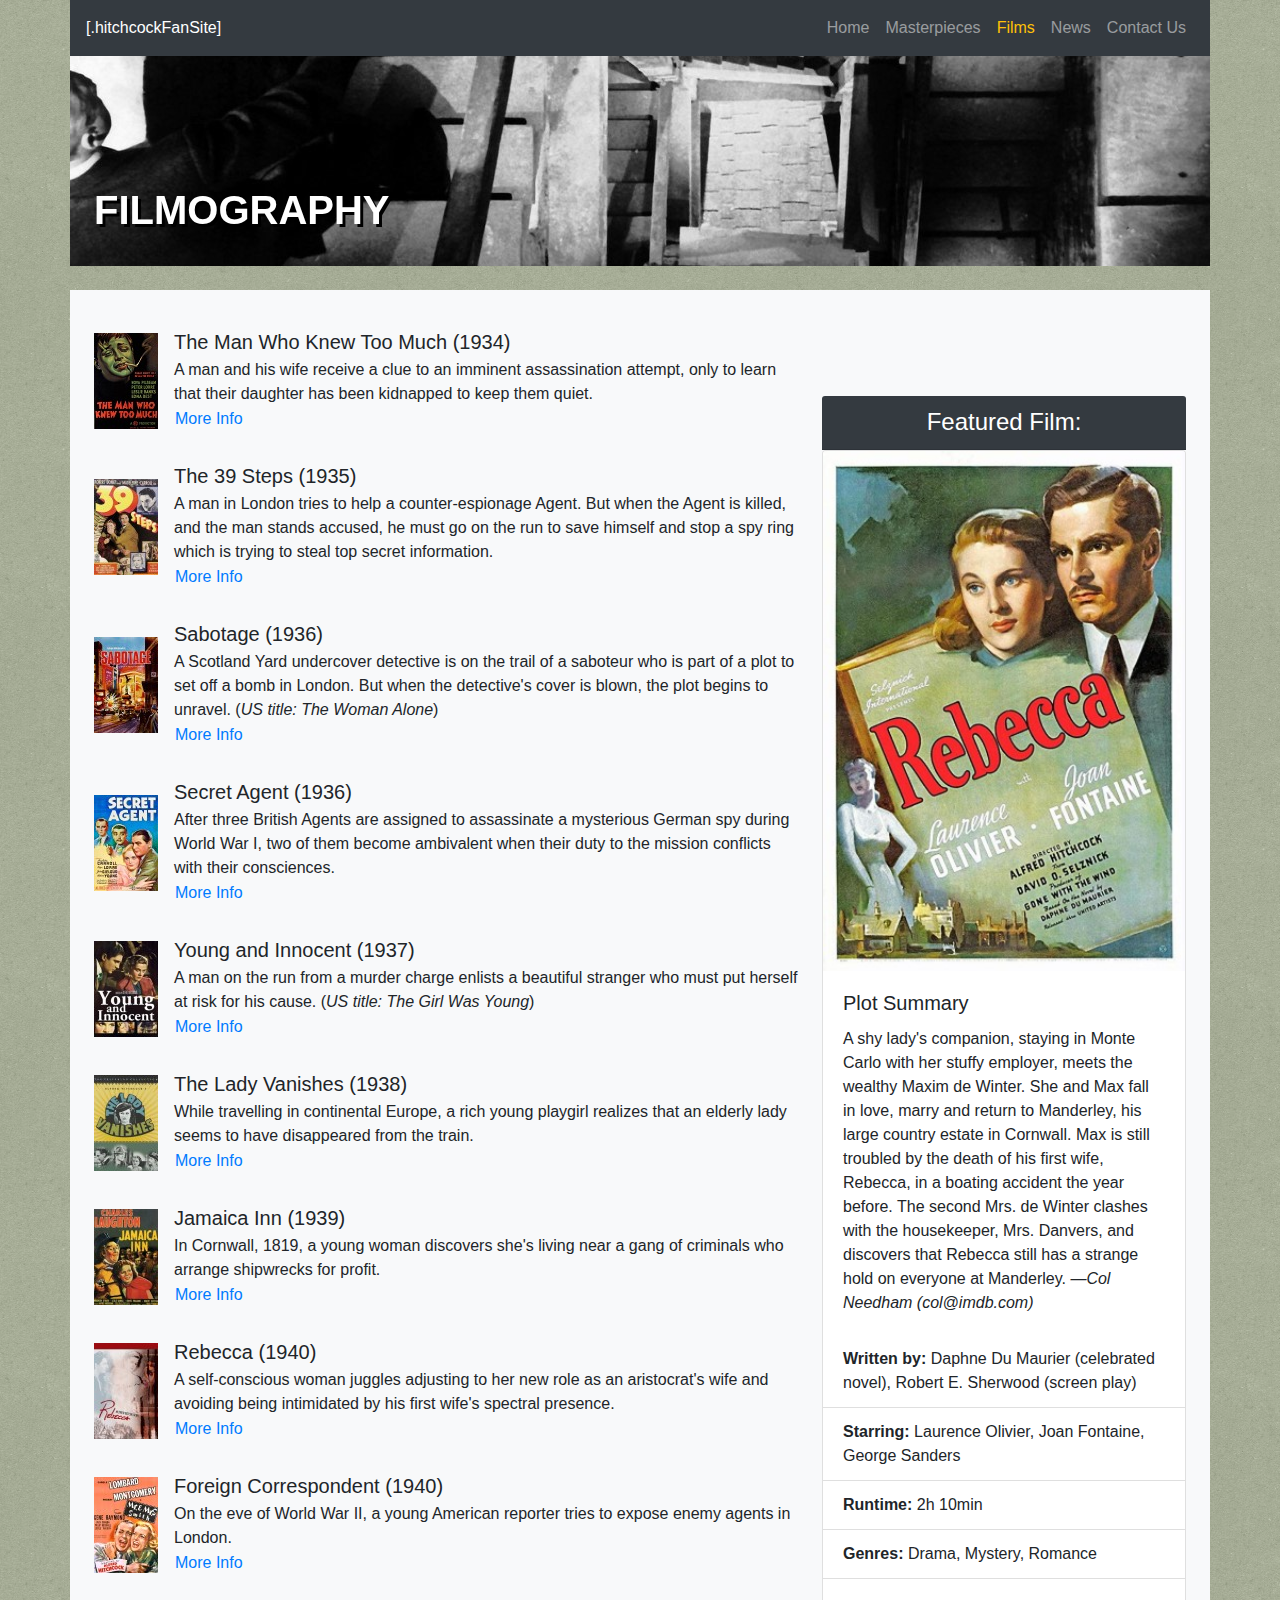
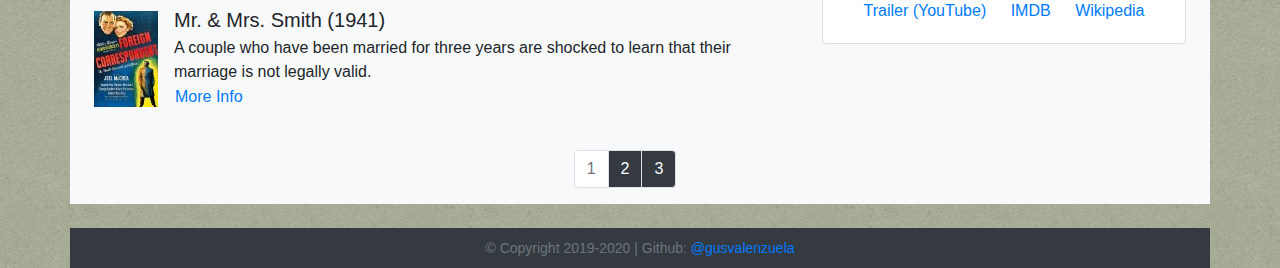
<file: films-pg-1.html>
<!DOCTYPE html>
<html lang="en">
<head>
    <meta charset="UTF-8">
    <meta name="viewport" content="width=device-width, initial-scale=1.0">
    <meta http-equiv="X-UA-Compatible" content="ie=edge">
    <link rel="stylesheet" href="https://maxcdn.bootstrapcdn.com/bootstrap/4.4.1/css/bootstrap.min.css">
    <script src="https://ajax.googleapis.com/ajax/libs/jquery/3.4.1/jquery.min.js"></script>
    <script src="https://cdnjs.cloudflare.com/ajax/libs/popper.js/1.16.0/umd/popper.min.js"></script>
    <script src="https://maxcdn.bootstrapcdn.com/bootstrap/4.4.1/js/bootstrap.min.js"></script>
    <link rel="stylesheet" href="https://fonts.googleapis.com/icon?family=Material+Icons">
    <link rel="stylesheet" href="./assets/css/style.css">
    <title>Filmography - Page 1</title>
</head>

<body>    
    <div class="container-md mb-4">
        <div class="row">
            <nav class="navbar navbar-expand-sm bg-dark navbar-dark col">
                <span class="text-white">[.hitchcockFanSite]</span>
                <button class="navbar-toggler border-none" type="button" data-toggle="collapse" data-target="#ah-Navbar">
                    <span class="material-icons" style="font-size:30px;">more_vert</span>
                </button>
                <div class="collapse navbar-collapse justify-content-end" id="ah-Navbar">
                    <ul class="navbar-nav text-right">
                        <li class="nav-item">
                            <a class="nav-link" href="index.html">Home</a>
                        </li>
                        <li class="nav-item">
                            <a class="nav-link" href="featured-vertigo.html">Masterpieces</a>
                        </li>
                        <li class="nav-item">
                            <a class="nav-link text-warning disabled" href="#">Films<span class="sr-only">(current)</span></a>
                        </li>    
                        <li class="nav-item">
                            <a class="nav-link" href="news.html">News</a>
                        </li>    
                        <li class="nav-item">
                            <a class="nav-link" href="contact.html">Contact Us</a>
                        </li>    
                    </ul>
                </div>  
            </nav>
        </div>
        
        <!-- jumbotron row -->
        <div class="row">
            <div id="jumbo-slides" class="carousel slide col-12 px-0" data-ride="carousel">
                <div class="carousel-inner">
                    <div class="carousel-item active">
                        <img src="./assets/images/vertigo-stairs-header.jpg" class="d-block w-100" data-interval="1000" alt="...">
                    </div>
                    <div class="carousel-item">
                        <img src="./assets/images/norman-bates-header.png" class="d-block w-100" data-interval="1000" alt="...">
                    </div>
                    <div class="carousel-item">
                        <img src="./assets/images/birds-cameo-header.jpg" class="d-block w-100" data-interval="1000" alt="...">
                    </div>
                    <div class="car-text">
                      <h1 class="pl-4 name-decor">FILMOGRAPHY</h1> 
                    </div>
                </div>
            </div>
        </div>
    </div>

    <div class="container-md bg-light mb-4" id="content-top">
        
        <!-- content rows -->
        <div class="row p-4">
            <div class="col-sm-12 col-md-8 px-0">
                <ul class="list-unstyled pr-4">    

                    <!-- film 1 - the man who knew too much -->
                    <li class="media py-3">
                        <img src="./assets/images/filmography/TMWKTM-64x96.jpg" class="mr-3 align-self-center" alt="Man Who Knew Too Much (1934) movie poster">
                        <div class="media-body">
                            <h5 class="mt-0 mb-1">The Man Who Knew Too Much <span class="font-weight-light">(1934)</span> </h5>
                            A man and his wife receive a clue to an imminent assassination attempt, only to learn that their daughter has been kidnapped to keep them quiet.
                            <br>
                            <!-- Button trigger modal -->
                            <button type="button" class="btn btn-link p-0" data-toggle="modal" data-target="#Modal-1">
                                More Info
                            </button>
                        
                            <!-- Modal -->
                            <div class="modal fade" id="Modal-1" tabindex="-1" role="dialog" aria-labelledby="Modal-1label" aria-hidden="true">
                                <div class="modal-dialog modal-dialog-centered" role="document">
                                    <div class="modal-content">
                                        <div class="modal-header py-1">
                                            <h5 class="modal-title" id="label">The Man Who Knew Too Much</h5>
                                            <button type="button" class="close" data-dismiss="modal" aria-label="Close">
                                                <span aria-hidden="true">&times;</span>
                                            </button>
                                        </div>
                                        <div class="modal-body">
                                            <strong>Released:</strong> 1934<br>
                                            <strong>Written By:</strong> Charles Bennett, D.B. Wyndham-Lewis<br>
                                            <strong>Starring:</strong> Leslie Banks, Edna Best, Peter Lorre<br>
                                            <strong>Runtime:</strong> 75 min<br>
                                            <strong>Aspect Ratio:</strong> 1.37:1<br>
                                        </div>
                                        <div class="modal-footer p-1">
                                            More at: <a href="https://www.imdb.com/title/tt0025452/" target="_blank" class="btn btn-warning" role="button">IMDb</a>
                                        </div>
                                    </div>
                                </div>
                            </div>
                        </div>
                    </li>

                    <!-- film 2 -  -->
                    <li class="media py-3">
                        <img src="./assets/images/filmography/39-Steps-1935-64x96.jpg" class="mr-3 align-self-center" alt="39 Steps (1935) movie poster">
                        <div class="media-body">
                        <h5 class="mt-0 mb-1">The 39 Steps <span class="font-weight-light">(1935)</span></h5>
                        A man in London tries to help a counter-espionage Agent. But when the Agent is killed, and the man stands accused, he must go on the run to save himself and stop a spy ring which is trying to steal top secret information.
                        <br>
                        <!-- Button trigger modal -->
                        <button type="button" class="btn btn-link p-0" data-toggle="modal" data-target="#Modal-2">
                            More Info
                        </button>
                        
                        <!-- Modal -->
                        <div class="modal fade" id="Modal-2" tabindex="-1" role="dialog" aria-labelledby="Modal-2label" aria-hidden="true">
                            <div class="modal-dialog modal-dialog-centered" role="document">
                            <div class="modal-content">
                                <div class="modal-header py-1">
                                    <h5 class="modal-title" id="label">The 39 Steps</h5>
                                    <button type="button" class="close" data-dismiss="modal" aria-label="Close">
                                        <span aria-hidden="true">&times;</span>
                                    </button>
                                </div>
                                <div class="modal-body">
                                    <strong>Released:</strong> 1935<br>
                                    <strong>Written By:</strong> John Buchan (adapted from the novel by), Charles Bennett (adaptation)<br>
                                    <strong>Starring:</strong> Robert Donat, Madeleine Carroll, Lucie Mannheim<br>
                                    <strong>Runtime:</strong> 86 min<br>
                                    <strong>Aspect Ratio:</strong> 1.37:1<br>
                                </div>
                            </div>
                            </div>
                        </div>
                    </div>
                    </li>
                    <!-- film 3 -  -->
                    <li class="media py-3">
                        <img src="./assets/images/filmography/sabotage-64x96.jpg" class="mr-3 align-self-center" alt="Sabotage movie poster">
                        <div class="media-body">
                            <h5 class="mt-0 mb-1">Sabotage <span class="font-weight-light">(1936)</span></h5>
                            A Scotland Yard undercover detective is on the trail of a saboteur who is part of a plot to set off a bomb in London. But when the detective's cover is blown, the plot begins to unravel. (<i>US title: The Woman Alone</i>) 
                            <br>
                            <!-- Button trigger modal -->
                            <button type="button" class="btn btn-link p-0" data-toggle="modal" data-target="#Modal-3">
                                More Info
                            </button>
                        
                            <!-- Modal -->
                            <div class="modal fade" id="Modal-3" tabindex="-1" role="dialog" aria-labelledby="Modal-3label" aria-hidden="true">
                                <div class="modal-dialog modal-dialog-centered" role="document">
                                <div class="modal-content">
                                    <div class="modal-header py-1">
                                        <h5 class="modal-title" id="label">Basic Info:</h5>
                                        <button type="button" class="close" data-dismiss="modal" aria-label="Close">
                                            <span aria-hidden="true">&times;</span>
                                        </button>
                                    </div>
                                    <div class="modal-body">
                                        <strong>Written By:</strong> John Buchan (adapted from the novel by), Charles Bennett (adaptation)<br>
                                        <strong>Starring:</strong> Robert Donat, Madeleine Carroll, Lucie Mannheim<br>
                                        <strong>Runtime:</strong> 86 min<br>
                                        <strong>Aspect Ratio:</strong> 1.37:1<br>
                                    </div>
                                </div>
                                </div>
                            </div>
                        </div>
                    </li>
                    <!-- film 4 -  -->
                    <li class="media py-3">
                        <img src="./assets/images/filmography/secret-agent-64x96.jpg" class="mr-3 align-self-center" alt="Secret Agent movie poster">
                        <div class="media-body">
                            <h5 class="mt-0 mb-1">Secret Agent <span class="font-weight-light">(1936)</span></h5>
                            After three British Agents are assigned to assassinate a mysterious German spy during World War I, two of them become ambivalent when their duty to the mission conflicts with their consciences.
                            <br>
                            <!-- Button trigger modal -->
                            <button type="button" class="btn btn-link p-0" data-toggle="modal" data-target="#Modal-4">
                                More Info
                            </button>
                        
                            <!-- Modal -->
                            <div class="modal fade" id="Modal-4" tabindex="-1" role="dialog" aria-labelledby="Modal-4label" aria-hidden="true">
                                <div class="modal-dialog modal-dialog-centered" role="document">
                                <div class="modal-content">
                                    <div class="modal-header py-1">
                                        <h5 class="modal-title" id="label">Basic Info:</h5>
                                        <button type="button" class="close" data-dismiss="modal" aria-label="Close">
                                            <span aria-hidden="true">&times;</span>
                                        </button>
                                    </div>
                                    <div class="modal-body">
                                        <strong>Written By:</strong> John Buchan (adapted from the novel by), Charles Bennett (adaptation)<br>
                                        <strong>Starring:</strong> Robert Donat, Madeleine Carroll, Lucie Mannheim<br>
                                        <strong>Runtime:</strong> 86 min<br>
                                        <strong>Aspect Ratio:</strong> 1.37:1<br>
                                    </div>
                                </div>
                                </div>
                            </div>
                        </div>
                    </li>
                    <!-- film 5 -  -->
                    <li class="media py-3">
                        <img src="./assets/images/filmography/young-innocent-64x96.jpg" class="mr-3 align-self-center" alt="Young and Innocent movie poster">
                        <div class="media-body">
                            <h5 class="mt-0 mb-1">Young and Innocent <span class="font-weight-light">(1937)</span></h5>
                            A man on the run from a murder charge enlists a beautiful stranger who must put herself at risk for his cause. (<i>US title: The Girl Was Young</i>)
                            <br>
                            <!-- Button trigger modal -->
                            <button type="button" class="btn btn-link p-0" data-toggle="modal" data-target="#Modal-5">
                                More Info
                            </button>
                        
                            <!-- Modal -->
                            <div class="modal fade" id="Modal-5" tabindex="-1" role="dialog" aria-labelledby="Modal-5label" aria-hidden="true">
                                <div class="modal-dialog modal-dialog-centered" role="document">
                                <div class="modal-content">
                                    <div class="modal-header py-1">
                                        <h5 class="modal-title" id="label">Basic Info:</h5>
                                        <button type="button" class="close" data-dismiss="modal" aria-label="Close">
                                            <span aria-hidden="true">&times;</span>
                                        </button>
                                    </div>
                                    <div class="modal-body">
                                        <strong>Written By:</strong> John Buchan (adapted from the novel by), Charles Bennett (adaptation)<br>
                                        <strong>Starring:</strong> Robert Donat, Madeleine Carroll, Lucie Mannheim<br>
                                        <strong>Runtime:</strong> 86 min<br>
                                        <strong>Aspect Ratio:</strong> 1.37:1<br>
                                    </div>
                                </div>
                                </div>
                            </div>
                        </div>
                    </li>
                    <!-- film 6 -  -->
                    <li class="media py-3">
                        <img src="./assets/images/filmography/lady-vanishes-dvd-cover-64x96.jpg" class="mr-3 align-self-center" alt="...">
                        <div class="media-body">
                            <h5 class="mt-0 mb-1">The Lady Vanishes <span class="font-weight-light">(1938)</span></h5>
                            While travelling in continental Europe, a rich young playgirl realizes that an elderly lady seems to have disappeared from the train.
                            <br>
                            <!-- Button trigger modal -->
                            <button type="button" class="btn btn-link p-0" data-toggle="modal" data-target="#Modal-6">
                                More Info
                            </button>
                        
                            <!-- Modal -->
                            <div class="modal fade" id="Modal-6" tabindex="-1" role="dialog" aria-labelledby="Modal-6label" aria-hidden="true">
                                <div class="modal-dialog modal-dialog-centered" role="document">
                                <div class="modal-content">
                                    <div class="modal-header py-1">
                                        <h5 class="modal-title" id="label">Basic Info:</h5>
                                        <button type="button" class="close" data-dismiss="modal" aria-label="Close">
                                            <span aria-hidden="true">&times;</span>
                                        </button>
                                    </div>
                                    <div class="modal-body">
                                        <strong>Written By:</strong> John Buchan (adapted from the novel by), Charles Bennett (adaptation)<br>
                                        <strong>Starring:</strong> Robert Donat, Madeleine Carroll, Lucie Mannheim<br>
                                        <strong>Runtime:</strong> 86 min<br>
                                        <strong>Aspect Ratio:</strong> 1.37:1<br>
                                    </div>
                                </div>
                                </div>
                            </div>
                        </div>
                    </li>
                    <!-- film 7 -  -->
                    <li class="media py-3">
                        <img src="./assets/images/filmography/jamaica-inn-poster-64x96.jpg" class="mr-3 align-self-center" alt="...">
                        <div class="media-body">
                        <h5 class="mt-0 mb-1">Jamaica Inn <span class="font-weight-light">(1939)</span></h5>
                        In Cornwall, 1819, a young woman discovers she's living near a gang of criminals who arrange shipwrecks for profit.
                        <br>
                            <!-- Button trigger modal -->
                            <button type="button" class="btn btn-link p-0" data-toggle="modal" data-target="#Modal-7">
                                More Info
                            </button>
                        
                            <!-- Modal -->
                            <div class="modal fade" id="Modal-7" tabindex="-1" role="dialog" aria-labelledby="Modal-7label" aria-hidden="true">
                                <div class="modal-dialog modal-dialog-centered" role="document">
                                <div class="modal-content">
                                    <div class="modal-header py-1">
                                        <h5 class="modal-title" id="label">Basic Info:</h5>
                                        <button type="button" class="close" data-dismiss="modal" aria-label="Close">
                                            <span aria-hidden="true">&times;</span>
                                        </button>
                                    </div>
                                    <div class="modal-body">
                                        <strong>Written By:</strong> Sidney Gilliat (screen play), Joan Harrison (screen play)<br>
                                        <strong>Starring:</strong> Maureen O'Hara, Robert Newton, Charles Laughton<br>
                                        <strong>Runtime:</strong> 108 min | 90 min (Ontario)<br>
                                        <strong>Aspect Ratio:</strong> 1.37:1<br>
                                    </div>
                                </div>
                                </div>
                            </div>
                        </div>
                    </li>
                    <!-- film 8 - Rebecca -->
                    <li class="media py-3">
                        <img src="./assets/images/filmography/rebecca-criterion-64x96.jpg" class="mr-3 align-self-center" alt="Rebecca Criterion DVD cover">
                        <div class="media-body">
                            <h5 class="mt-0 mb-1">Rebecca <span class="font-weight-light">(1940)</span></h5>
                            A self-conscious woman juggles adjusting to her new role as an aristocrat's wife and avoiding being intimidated by his first wife's spectral presence.
                            <br>
                            <!-- Button trigger modal -->
                            <button type="button" class="btn btn-link p-0" data-toggle="modal" data-target="#Modal-8">
                                More Info
                            </button>
                        
                            <!-- Modal -->
                            <div class="modal fade" id="Modal-8" tabindex="-1" role="dialog" aria-labelledby="Modal-8label" aria-hidden="true">
                                <div class="modal-dialog modal-dialog-centered" role="document">
                                <div class="modal-content">
                                    <div class="modal-header py-1">
                                        <h5 class="modal-title" id="label">Basic Info:</h5>
                                        <button type="button" class="close" data-dismiss="modal" aria-label="Close">
                                            <span aria-hidden="true">&times;</span>
                                        </button>
                                    </div>
                                    <div class="modal-body">
                                        <strong>Written By:</strong> Daphne Du Maurier (celebrated novel), Robert E. Sherwood (screen play)<br>
                                        <strong>Starring:</strong> Laurence Olivier, Joan Fontaine, George Sanders<br>
                                        <strong>Runtime:</strong> 130 min<br>
                                        <strong>Aspect Ratio:</strong> 1.37:1<br>
                                    </div>
                                </div>
                                </div>
                            </div>
                        </div>
                    </li>
                    <!-- film 9 -  -->
                    <li class="media py-3">
                        <img src="./assets/images/filmography/mr-mrs-smith-64x96.jpg" class="mr-3 align-self-center" alt="Foreign Correspondent Poster">
                        <div class="media-body">
                            <h5 class="mt-0 mb-1">Foreign Correspondent <span class="font-weight-light">(1940)</span></h5>
                            On the eve of World War II, a young American reporter tries to expose enemy agents in London.
                            <br>

                            <!-- Button trigger modal -->
                            <button type="button" class="btn btn-link p-0" data-toggle="modal" data-target="#Modal-9">
                                More Info
                            </button>
                        
                            <!-- Modal -->
                            <div class="modal fade" id="Modal-9" tabindex="-1" role="dialog" aria-labelledby="Modal-9label" aria-hidden="true">
                                <div class="modal-dialog modal-dialog-centered" role="document">
                                <div class="modal-content">
                                    <div class="modal-header py-1">
                                        <h5 class="modal-title" id="label">Basic Info:</h5>
                                        <button type="button" class="close" data-dismiss="modal" aria-label="Close">
                                            <span aria-hidden="true">&times;</span>
                                        </button>
                                    </div>
                                    <div class="modal-body">
                                        <strong>Written By:</strong> Daphne Du Maurier (celebrated novel), Robert E. Sherwood (screen play)<br>
                                        <strong>Starring:</strong> Laurence Olivier, Joan Fontaine, George Sanders<br>
                                        <strong>Runtime:</strong> 130 min<br>
                                        <strong>Aspect Ratio:</strong> 1.37:1<br>
                                    </div>
                                </div>
                                </div>
                            </div>
                        </div>
                    </li>
                    <!-- film 10 - Mr. & Mrs. Smith -->
                    <li class="media pt-3">
                        <img src="./assets/images/filmography/foreign-corres-64x96.jpg" class="mr-3 align-self-center" alt="Mr. & Mrs. Smith Poster">
                        <div class="media-body">
                            <h5 class="mt-0 mb-1">Mr. & Mrs. Smith <span class="font-weight-light">(1941)</span></h5>
                            A couple who have been married for three years are shocked to learn that their marriage is not legally valid.
                            <br>
                            
                            <!-- Button trigger modal -->
                            <button type="button" class="btn btn-link p-0" data-toggle="modal" data-target="#Modal-10">
                                More Info
                            </button>
                        
                            <!-- Modal -->
                            <div class="modal fade" id="Modal-10" tabindex="-1" role="dialog" aria-labelledby="Modal-10label" aria-hidden="true">
                                <div class="modal-dialog modal-dialog-centered" role="document">
                                <div class="modal-content">
                                    <div class="modal-header py-1">
                                        <h5 class="modal-title" id="label">Basic Info:</h5>
                                        <button type="button" class="close" data-dismiss="modal" aria-label="Close">
                                            <span aria-hidden="true">&times;</span>
                                        </button>
                                    </div>
                                    <div class="modal-body">
                                        <strong>Written By:</strong> Daphne Du Maurier (celebrated novel), Robert E. Sherwood (screen play)<br>
                                        <strong>Starring:</strong> Laurence Olivier, Joan Fontaine, George Sanders<br>
                                        <strong>Runtime:</strong> 130 min<br>
                                        <strong>Aspect Ratio:</strong> 1.37:1<br>
                                    </div>
                                </div>
                                </div>
                            </div>
                        </div>
                    </li>
                </ul>
            </div>     
            
            <!-- featured film column on right  -->
            <div class="col align-items-center p-0 align-self-center">
                <div class="card-header text-center text-white bg-dark">
                    <h4 class="m-0">Featured Film:</h4>
                </div>
                <div class="card">
                    <img src="./assets/images/filmography/rebecca-poster-sidebar.jpg" class="card-img-top" alt="...">
                    <div class="card-body">
                      <h5 class="card-title">Plot Summary</h5>
                      <p class="card-text">A shy lady's companion, staying in Monte Carlo with her stuffy employer, meets the wealthy Maxim de Winter. She and Max fall in love, marry and return to Manderley, his large country estate in Cornwall. Max is still troubled by the death of his first wife, Rebecca, in a boating accident the year before. The second Mrs. de Winter clashes with the housekeeper, Mrs. Danvers, and discovers that Rebecca still has a strange hold on everyone at Manderley.<i> —Col Needham (col@imdb.com)</i></p>
                    </div>
                    <ul class="list-group list-group-flush">
                      <li class="list-group-item"><strong>Written by:</strong> Daphne Du Maurier (celebrated novel), Robert E. Sherwood (screen play)</li>
                      <li class="list-group-item"><strong>Starring:</strong> Laurence Olivier, Joan Fontaine, George Sanders</li>
                      <li class="list-group-item"><strong>Runtime:</strong> 2h 10min</li>
                      <li class="list-group-item"><strong>Genres:</strong> Drama, Mystery, Romance</li>
                    </ul>
                    <div class="card-body text-center">
                      <a href="https://www.youtube.com/watch?v=t3YJcW2UQiw" class="card-link" target="_blank">Trailer (YouTube)</a>
                      <a href="https://www.imdb.com/title/tt0032976/" class="card-link" target="_blank">IMDB</a>
                      <a href="https://en.wikipedia.org/wiki/Rebecca_(1940_film)" class="card-link" target="_blank">Wikipedia</a>
                    </div>
                  </div>
            </div>
        </div>


        <!-- pagination div  -->
        <div class="row px-0 col justify-content-center">            
            <nav aria-label="Pagination for Filmography list">
                <ul class="pagination pagination-md">
                  <li class="page-item disabled" aria-current="page">
                    <span class="page-link">
                      1
                      <span class="sr-only">(current)</span>
                    </span>
                  </li>
                  <li class="page-item"><a class="page-link bg-dark text-light" href="films-pg-2.html">2</a></li>
                  <li class="page-item"><a class="page-link bg-dark text-light" href="#">3</a></li>
                </ul>
            </nav>
        </div>
    </div>
    
    <div class="container-md">
        <div class="row bg-dark py-2 mb-0">
            <footer class="text-center mx-auto col">
                <span class="text-muted footer">&copy; Copyright 2019-2020 | Github: <a href="https://github.com/gusvalenzuela/holiday-activity" target="_blank" class="text-decoration-none">@gusvalenzuela</a></span>
            </footer>
        </div>
    </div>
</body>
</html>
</file>
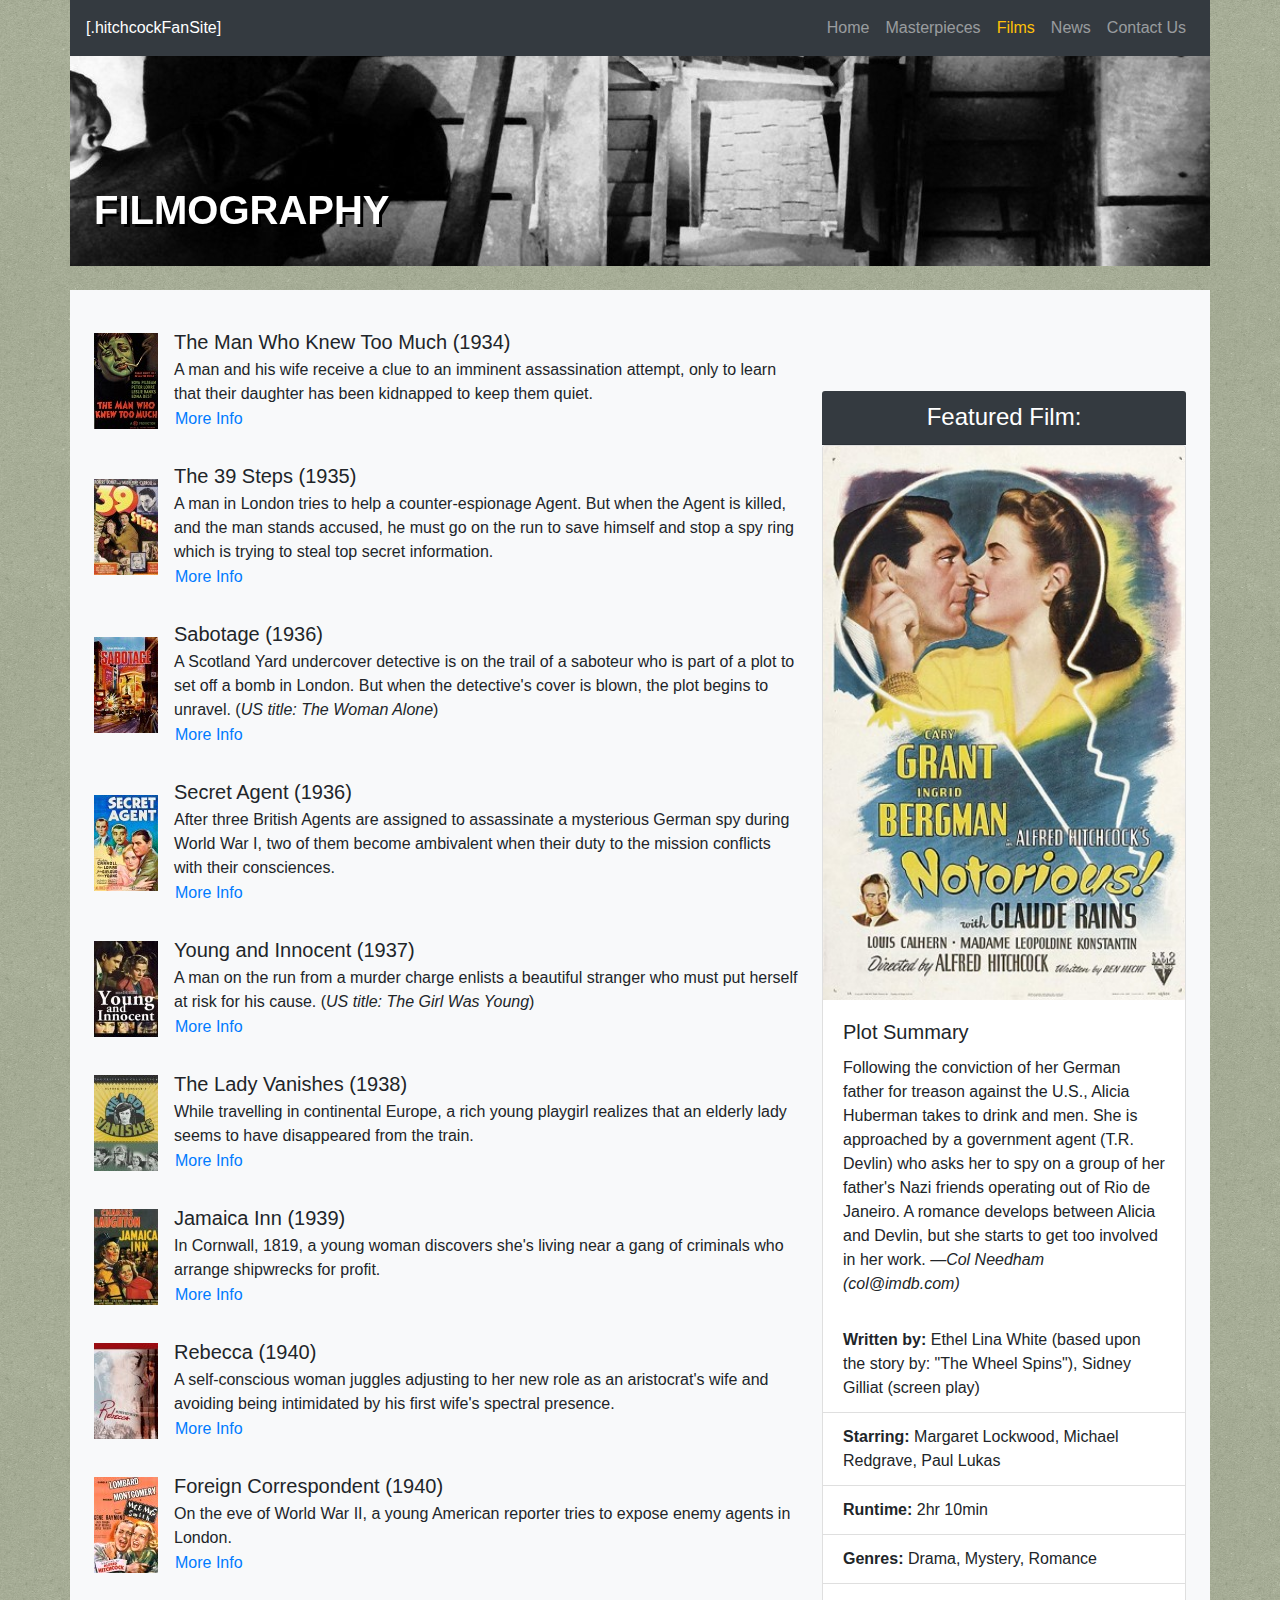
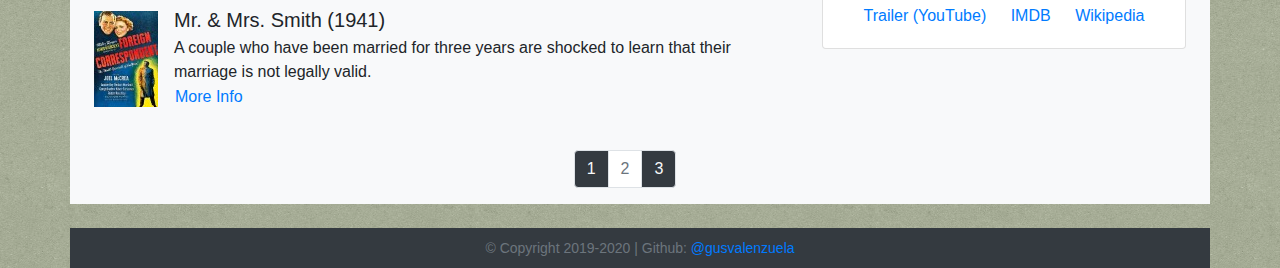
<file: films-pg-2.html>
<!DOCTYPE html>
<html lang="en">
<head>
    <meta charset="UTF-8">
    <meta name="viewport" content="width=device-width, initial-scale=1.0">
    <meta http-equiv="X-UA-Compatible" content="ie=edge">
    <link rel="stylesheet" href="https://maxcdn.bootstrapcdn.com/bootstrap/4.4.1/css/bootstrap.min.css">
    <script src="https://ajax.googleapis.com/ajax/libs/jquery/3.4.1/jquery.min.js"></script>
    <script src="https://cdnjs.cloudflare.com/ajax/libs/popper.js/1.16.0/umd/popper.min.js"></script>
    <script src="https://maxcdn.bootstrapcdn.com/bootstrap/4.4.1/js/bootstrap.min.js"></script>
    <link rel="stylesheet" href="https://fonts.googleapis.com/icon?family=Material+Icons">
    <link rel="stylesheet" href="./assets/css/style.css">
    <title>Filmography - Page 2</title>
</head>

<body>    
    <div class="container-md mb-4">
        <div class="row">
            <nav class="navbar navbar-expand-sm bg-dark navbar-dark col">
                <span class="text-white">[.hitchcockFanSite]</span>
                <button class="navbar-toggler border-none" type="button" data-toggle="collapse" data-target="#ah-Navbar">
                    <span class="material-icons" style="font-size:30px;">more_vert</span>
                </button>
                <div class="collapse navbar-collapse justify-content-end" id="ah-Navbar">
                    <ul class="navbar-nav text-right">
                        <li class="nav-item">
                            <a class="nav-link" href="index.html">Home</a>
                        </li>
                        <li class="nav-item">
                            <a class="nav-link" href="featured-vertigo.html">Masterpieces</a>
                        </li>
                        <li class="nav-item">
                            <a class="nav-link text-warning disabled" href="#">Films<span class="sr-only">(current)</span></a>
                        </li>    
                        <li class="nav-item">
                            <a class="nav-link" href="news.html">News</a>
                        </li>    
                        <li class="nav-item">
                            <a class="nav-link" href="contact.html">Contact Us</a>
                        </li>    
                    </ul>
                </div>  
            </nav>
        </div>
        
        <!-- jumbotron row -->
        <div class="row">
            <div id="jumbo-slides" class="carousel slide col-12 px-0" data-ride="carousel">
                <div class="carousel-inner">
                    <div class="carousel-item active">
                        <img src="./assets/images/vertigo-stairs-header.jpg" class="d-block w-100" data-interval="1000" alt="...">
                    </div>
                    <div class="carousel-item">
                        <img src="./assets/images/norman-bates-header.png" class="d-block w-100" data-interval="1000" alt="...">
                    </div>
                    <div class="carousel-item">
                        <img src="./assets/images/birds-cameo-header.jpg" class="d-block w-100" data-interval="1000" alt="...">
                    </div>
                    <div class="car-text">
                      <h1 class="pl-4 name-decor">FILMOGRAPHY</h1> 
                    </div>
                </div>
            </div>
        </div>
    </div>

    <div class="container-md bg-light mb-4" id="content-top">
        
        <!-- content rows -->
        <div class="row p-4">
            <div class="col-sm-12 col-md-8 px-0">
                <ul class="list-unstyled pr-4">                
                    <!-- film 11 - the man who knew too much -->
                    <li class="media py-3">
                        <img src="./assets/images/filmography/TMWKTM-64x96.jpg" class="mr-3 align-self-center" alt="Man Who Knew Too Much (1934) movie poster">
                        <div class="media-body">
                            <h5 class="mt-0 mb-1">The Man Who Knew Too Much <span class="font-weight-light">(1934)</span> </h5>
                            A man and his wife receive a clue to an imminent assassination attempt, only to learn that their daughter has been kidnapped to keep them quiet.
                            <br>
                            <!-- Button trigger modal -->
                            <button type="button" class="btn btn-link p-0" data-toggle="modal" data-target="#Modal-1">
                                More Info
                            </button>
                        
                            <!-- Modal -->
                            <div class="modal fade" id="Modal-1" tabindex="-1" role="dialog" aria-labelledby="label" aria-hidden="true">
                                <div class="modal-dialog modal-dialog-centered" role="document">
                                <div class="modal-content">
                                    <div class="modal-header">
                                        <h5 class="modal-title" id="label">Other Info:</h5>
                                        <button type="button" class="close" data-dismiss="modal" aria-label="Close">
                                            <span aria-hidden="true">&times;</span>
                                        </button>
                                    </div>
                                    <div class="modal-body">
                                        <strong>Writers:</strong> Charles Bennett, D.B. Wyndham-Lewis<br>
                                        <strong>Stars:</strong> Leslie Banks, Edna Best, Peter Lorre<br>
                                        <strong>Runtime:</strong> 75 min<br>
                                        <strong>Aspect Ratio:</strong> 1.37:1<br>
                                    </div>
                                </div>
                            </div>
                        </div>

                    </div>
                    </li>
                    <!-- film 2 -  -->
                    <li class="media py-3">
                        <img src="./assets/images/filmography/39-Steps-1935-64x96.jpg" class="mr-3 align-self-center" alt="39 Steps (1935) movie poster">
                        <div class="media-body">
                        <h5 class="mt-0 mb-1">The 39 Steps <span class="font-weight-light">(1935)</span></h5>
                        A man in London tries to help a counter-espionage Agent. But when the Agent is killed, and the man stands accused, he must go on the run to save himself and stop a spy ring which is trying to steal top secret information.
                        <br>
                        <!-- Button trigger modal -->
                        <button type="button" class="btn btn-link p-0" data-toggle="modal" data-target="#Modal-2">
                            More Info
                        </button>
                        
                        <!-- Modal -->
                        <div class="modal fade" id="Modal-2" tabindex="-1" role="dialog" aria-labelledby="label" aria-hidden="true">
                            <div class="modal-dialog modal-dialog-centered" role="document">
                            <div class="modal-content">
                                <div class="modal-header">
                                    <h5 class="modal-title" id="label">Other Info:</h5>
                                    <button type="button" class="close" data-dismiss="modal" aria-label="Close">
                                        <span aria-hidden="true">&times;</span>
                                    </button>
                                </div>
                                <div class="modal-body">
                                    <strong>Writers:</strong> John Buchan (adapted from the novel by), Charles Bennett (adaptation)<br>
                                    <strong>Stars:</strong> Robert Donat, Madeleine Carroll, Lucie Mannheim<br>
                                    <strong>Runtime:</strong> 86 min<br>
                                    <strong>Aspect Ratio:</strong> 1.37:1<br>
                                </div>
                            </div>
                            </div>
                        </div>
                    </div>
                    </li>
                    <!-- film 3 -  -->
                    <li class="media py-3">
                        <img src="./assets/images/filmography/sabotage-64x96.jpg" class="mr-3 align-self-center" alt="Sabotage movie poster">
                        <div class="media-body">
                            <h5 class="mt-0 mb-1">Sabotage <span class="font-weight-light">(1936)</span></h5>
                            A Scotland Yard undercover detective is on the trail of a saboteur who is part of a plot to set off a bomb in London. But when the detective's cover is blown, the plot begins to unravel. (<i>US title: The Woman Alone</i>) 
                            <br>
                            <!-- Button trigger modal -->
                            <button type="button" class="btn btn-link p-0" data-toggle="modal" data-target="#Modal-1">
                                More Info
                            </button>
                        
                            <!-- Modal -->
                            <div class="modal fade" id="Modal-1" tabindex="-1" role="dialog" aria-labelledby="label" aria-hidden="true">
                                <div class="modal-dialog modal-dialog-centered" role="document">
                                <div class="modal-content">
                                    <div class="modal-header">
                                        <h5 class="modal-title" id="label">Other Info:</h5>
                                        <button type="button" class="close" data-dismiss="modal" aria-label="Close">
                                            <span aria-hidden="true">&times;</span>
                                        </button>
                                    </div>
                                    <div class="modal-body">
                                        <strong>Writers:</strong> John Buchan (adapted from the novel by), Charles Bennett (adaptation)<br>
                                        <strong>Stars:</strong> Robert Donat, Madeleine Carroll, Lucie Mannheim<br>
                                        <strong>Runtime:</strong> 86 min<br>
                                        <strong>Aspect Ratio:</strong> 1.37:1<br>
                                    </div>
                                </div>
                                </div>
                            </div>
                        </div>
                    </li>
                    <!-- film 4 -  -->
                    <li class="media py-3">
                        <img src="./assets/images/filmography/secret-agent-64x96.jpg" class="mr-3 align-self-center" alt="Secret Agent movie poster">
                        <div class="media-body">
                            <h5 class="mt-0 mb-1">Secret Agent <span class="font-weight-light">(1936)</span></h5>
                            After three British Agents are assigned to assassinate a mysterious German spy during World War I, two of them become ambivalent when their duty to the mission conflicts with their consciences.
                            <br>
                            <!-- Button trigger modal -->
                            <button type="button" class="btn btn-link p-0" data-toggle="modal" data-target="#Modal-1">
                                More Info
                            </button>
                        
                            <!-- Modal -->
                            <div class="modal fade" id="Modal-1" tabindex="-1" role="dialog" aria-labelledby="label" aria-hidden="true">
                                <div class="modal-dialog modal-dialog-centered" role="document">
                                <div class="modal-content">
                                    <div class="modal-header">
                                        <h5 class="modal-title" id="label">Other Info:</h5>
                                        <button type="button" class="close" data-dismiss="modal" aria-label="Close">
                                            <span aria-hidden="true">&times;</span>
                                        </button>
                                    </div>
                                    <div class="modal-body">
                                        <strong>Writers:</strong> John Buchan (adapted from the novel by), Charles Bennett (adaptation)<br>
                                        <strong>Stars:</strong> Robert Donat, Madeleine Carroll, Lucie Mannheim<br>
                                        <strong>Runtime:</strong> 86 min<br>
                                        <strong>Aspect Ratio:</strong> 1.37:1<br>
                                    </div>
                                </div>
                                </div>
                            </div>
                        </div>
                    </li>
                    <!-- film 5 -  -->
                    <li class="media py-3">
                        <img src="./assets/images/filmography/young-innocent-64x96.jpg" class="mr-3 align-self-center" alt="Young and Innocent movie poster">
                        <div class="media-body">
                            <h5 class="mt-0 mb-1">Young and Innocent <span class="font-weight-light">(1937)</span></h5>
                            A man on the run from a murder charge enlists a beautiful stranger who must put herself at risk for his cause. (<i>US title: The Girl Was Young</i>)
                            <br>
                            <!-- Button trigger modal -->
                            <button type="button" class="btn btn-link p-0" data-toggle="modal" data-target="#Modal-1">
                                More Info
                            </button>
                        
                            <!-- Modal -->
                            <div class="modal fade" id="Modal-1" tabindex="-1" role="dialog" aria-labelledby="label" aria-hidden="true">
                                <div class="modal-dialog modal-dialog-centered" role="document">
                                <div class="modal-content">
                                    <div class="modal-header">
                                        <h5 class="modal-title" id="label">Other Info:</h5>
                                        <button type="button" class="close" data-dismiss="modal" aria-label="Close">
                                            <span aria-hidden="true">&times;</span>
                                        </button>
                                    </div>
                                    <div class="modal-body">
                                        <strong>Writers:</strong> John Buchan (adapted from the novel by), Charles Bennett (adaptation)<br>
                                        <strong>Stars:</strong> Robert Donat, Madeleine Carroll, Lucie Mannheim<br>
                                        <strong>Runtime:</strong> 86 min<br>
                                        <strong>Aspect Ratio:</strong> 1.37:1<br>
                                    </div>
                                </div>
                                </div>
                            </div>
                        </div>
                    </li>
                    <!-- film 6 -  -->
                    <li class="media py-3">
                        <img src="./assets/images/filmography/lady-vanishes-dvd-cover-64x96.jpg" class="mr-3 align-self-center" alt="...">
                        <div class="media-body">
                            <h5 class="mt-0 mb-1">The Lady Vanishes <span class="font-weight-light">(1938)</span></h5>
                            While travelling in continental Europe, a rich young playgirl realizes that an elderly lady seems to have disappeared from the train.
                            <br>
                            <!-- Button trigger modal -->
                            <button type="button" class="btn btn-link p-0" data-toggle="modal" data-target="#Modal-1">
                                More Info
                            </button>
                        
                            <!-- Modal -->
                            <div class="modal fade" id="Modal-1" tabindex="-1" role="dialog" aria-labelledby="label" aria-hidden="true">
                                <div class="modal-dialog modal-dialog-centered" role="document">
                                <div class="modal-content">
                                    <div class="modal-header">
                                        <h5 class="modal-title" id="label">Other Info:</h5>
                                        <button type="button" class="close" data-dismiss="modal" aria-label="Close">
                                            <span aria-hidden="true">&times;</span>
                                        </button>
                                    </div>
                                    <div class="modal-body">
                                        <strong>Writers:</strong> John Buchan (adapted from the novel by), Charles Bennett (adaptation)<br>
                                        <strong>Stars:</strong> Robert Donat, Madeleine Carroll, Lucie Mannheim<br>
                                        <strong>Runtime:</strong> 86 min<br>
                                        <strong>Aspect Ratio:</strong> 1.37:1<br>
                                    </div>
                                </div>
                                </div>
                            </div>
                        </div>
                    </li>
                    <!-- film 7 -  -->
                    <li class="media py-3">
                        <img src="./assets/images/filmography/jamaica-inn-poster-64x96.jpg" class="mr-3 align-self-center" alt="...">
                        <div class="media-body">
                        <h5 class="mt-0 mb-1">Jamaica Inn <span class="font-weight-light">(1939)</span></h5>
                        In Cornwall, 1819, a young woman discovers she's living near a gang of criminals who arrange shipwrecks for profit.
                        <br>
                            <!-- Button trigger modal -->
                            <button type="button" class="btn btn-link p-0" data-toggle="modal" data-target="#Modal-7">
                                More Info
                            </button>
                        
                            <!-- Modal -->
                            <div class="modal fade" id="Modal-7" tabindex="-1" role="dialog" aria-labelledby="Modal-7label" aria-hidden="true">
                                <div class="modal-dialog modal-dialog-centered" role="document">
                                <div class="modal-content">
                                    <div class="modal-header">
                                        <h5 class="modal-title" id="label">Additional Information:</h5>
                                        <button type="button" class="close" data-dismiss="modal" aria-label="Close">
                                            <span aria-hidden="true">&times;</span>
                                        </button>
                                    </div>
                                    <div class="modal-body">
                                        <strong>Writers:</strong> Sidney Gilliat (screen play), Joan Harrison (screen play)<br>
                                        <strong>Stars:</strong> Maureen O'Hara, Robert Newton, Charles Laughton<br>
                                        <strong>Runtime:</strong> 108 min | 90 min (Ontario)<br>
                                        <strong>Aspect Ratio:</strong> 1.37:1<br>
                                    </div>
                                </div>
                                </div>
                            </div>
                        </div>
                    </li>
                    <!-- film 8 - Rebecca -->
                    <li class="media py-3">
                        <img src="./assets/images/filmography/rebecca-criterion-64x96.jpg" class="mr-3 align-self-center" alt="Rebecca Criterion DVD cover">
                        <div class="media-body">
                            <h5 class="mt-0 mb-1">Rebecca <span class="font-weight-light">(1940)</span></h5>
                            A self-conscious woman juggles adjusting to her new role as an aristocrat's wife and avoiding being intimidated by his first wife's spectral presence.
                            <br>
                            <!-- Button trigger modal -->
                            <button type="button" class="btn btn-link p-0" data-toggle="modal" data-target="#Modal-8">
                                More Info
                            </button>
                        
                            <!-- Modal -->
                            <div class="modal fade" id="Modal-8" tabindex="-1" role="dialog" aria-labelledby="Modal-8label" aria-hidden="true">
                                <div class="modal-dialog modal-dialog-centered" role="document">
                                <div class="modal-content">
                                    <div class="modal-header">
                                        <h5 class="modal-title" id="label">Additional Information:</h5>
                                        <button type="button" class="close" data-dismiss="modal" aria-label="Close">
                                            <span aria-hidden="true">&times;</span>
                                        </button>
                                    </div>
                                    <div class="modal-body">
                                        <strong>Writers:</strong> Daphne Du Maurier (celebrated novel), Robert E. Sherwood (screen play)<br>
                                        <strong>Stars:</strong> Laurence Olivier, Joan Fontaine, George Sanders<br>
                                        <strong>Runtime:</strong> 130 min<br>
                                        <strong>Aspect Ratio:</strong> 1.37:1<br>
                                    </div>
                                </div>
                                </div>
                            </div>
                        </div>
                    </li>
                    <!-- film 9 -  -->
                    <li class="media py-3">
                        <img src="./assets/images/filmography/mr-mrs-smith-64x96.jpg" class="mr-3 align-self-center" alt="Foreign Correspondent Poster">
                        <div class="media-body">
                            <h5 class="mt-0 mb-1">Foreign Correspondent <span class="font-weight-light">(1940)</span></h5>
                            On the eve of World War II, a young American reporter tries to expose enemy agents in London.
                            <br>

                            <!-- Button trigger modal -->
                            <button type="button" class="btn btn-link p-0" data-toggle="modal" data-target="#Modal-9">
                                More Info
                            </button>
                        
                            <!-- Modal -->
                            <div class="modal fade" id="Modal-9" tabindex="-1" role="dialog" aria-labelledby="Modal-9label" aria-hidden="true">
                                <div class="modal-dialog modal-dialog-centered" role="document">
                                <div class="modal-content">
                                    <div class="modal-header">
                                        <h5 class="modal-title" id="label">Additional Information:</h5>
                                        <button type="button" class="close" data-dismiss="modal" aria-label="Close">
                                            <span aria-hidden="true">&times;</span>
                                        </button>
                                    </div>
                                    <div class="modal-body">
                                        <strong>Writers:</strong> Daphne Du Maurier (celebrated novel), Robert E. Sherwood (screen play)<br>
                                        <strong>Stars:</strong> Laurence Olivier, Joan Fontaine, George Sanders<br>
                                        <strong>Runtime:</strong> 130 min<br>
                                        <strong>Aspect Ratio:</strong> 1.37:1<br>
                                    </div>
                                </div>
                                </div>
                            </div>
                        </div>
                    </li>
                    <!-- film 10 - Mr. & Mrs. Smith -->
                    <li class="media pt-3">
                        <img src="./assets/images/filmography/foreign-corres-64x96.jpg" class="mr-3 align-self-center" alt="Mr. & Mrs. Smith Poster">
                        <div class="media-body">
                            <h5 class="mt-0 mb-1">Mr. & Mrs. Smith <span class="font-weight-light">(1941)</span></h5>
                            A couple who have been married for three years are shocked to learn that their marriage is not legally valid.
                            <br>
                            
                            <!-- Button trigger modal -->
                            <button type="button" class="btn btn-link p-0" data-toggle="modal" data-target="#Modal-10">
                                More Info
                            </button>
                        
                            <!-- Modal -->
                            <div class="modal fade" id="Modal-10" tabindex="-1" role="dialog" aria-labelledby="Modal-10label" aria-hidden="true">
                                <div class="modal-dialog modal-dialog-centered" role="document">
                                <div class="modal-content">
                                    <div class="modal-header">
                                        <h5 class="modal-title" id="label">Additional Information:</h5>
                                        <button type="button" class="close" data-dismiss="modal" aria-label="Close">
                                            <span aria-hidden="true">&times;</span>
                                        </button>
                                    </div>
                                    <div class="modal-body">
                                        <strong>Writers:</strong> Daphne Du Maurier (celebrated novel), Robert E. Sherwood (screen play)<br>
                                        <strong>Stars:</strong> Laurence Olivier, Joan Fontaine, George Sanders<br>
                                        <strong>Runtime:</strong> 130 min<br>
                                        <strong>Aspect Ratio:</strong> 1.37:1<br>
                                    </div>
                                </div>
                                </div>
                            </div>
                        </div>
                    </li>
                </ul>
            </div>     
            
            <!-- featured film column on right  -->
            <div class="col align-items-center p-0 align-self-center">
                <div class="card-header text-center text-white bg-dark">
                    <h4 class="m-0">Featured Film:</h4>
                </div>
                <div class="card">
                    <img src="./assets/images/filmography/notorious-poster-sidebar.jpg" class="card-img-top" alt="...">
                    <div class="card-body">
                      <h5 class="card-title">Plot Summary</h5>
                      <p class="card-text">Following the conviction of her German father for treason against the U.S., Alicia Huberman takes to drink and men. She is approached by a government agent (T.R. Devlin) who asks her to spy on a group of her father's Nazi friends operating out of Rio de Janeiro. A romance develops between Alicia and Devlin, but she starts to get too involved in her work.<i> —Col Needham (col@imdb.com)</i></p>
                    </div>
                    <ul class="list-group list-group-flush">
                      <li class="list-group-item"><strong>Written by:</strong> Ethel Lina White (based upon the story by: "The Wheel Spins"), Sidney Gilliat (screen play)</li>
                      <li class="list-group-item"><strong>Starring:</strong> Margaret Lockwood, Michael Redgrave, Paul Lukas</li>
                      <li class="list-group-item"><strong>Runtime:</strong> 2hr 10min</li>
                      <li class="list-group-item"><strong>Genres:</strong> Drama, Mystery, Romance</li>
                    </ul>
                    <div class="card-body text-center">
                      <a href="https://www.youtube.com/watch?v=t3YJcW2UQiw" class="card-link" target="_blank">Trailer (YouTube)</a>
                      <a href="https://www.imdb.com/title/tt0032976/" class="card-link" target="_blank">IMDB</a>
                      <a href="https://en.wikipedia.org/wiki/Rebecca_(1940_film)" class="card-link" target="_blank">Wikipedia</a>
                    </div>
                  </div>
            </div>
        </div>


        <!-- pagination div  -->
        <div class="row px-0 col justify-content-center">            
            <nav aria-label="Pagination for Filmography list">
                <ul class="pagination pagination-md">
                    <li class="page-item"><a class="page-link bg-dark text-light" href="films-pg-1.html">1</a></li>
                    <li class="page-item disabled" aria-current="page">
                        <span class="page-link">
                        2
                        <span class="sr-only">(current)</span>
                        </span>
                    </li>
                  <li class="page-item"><a class="page-link bg-dark text-light" href="films-pg-2.html">3</a></li>
                </ul>
            </nav>
        </div>
    </div>
    
    <div class="container-md">
        <div class="row bg-dark py-2 mb-0">
            <footer class="text-center mx-auto col">
                <span class="text-muted footer">&copy; Copyright 2019-2020 | Github: <a href="https://github.com/gusvalenzuela/holiday-activity" target="_blank" class="text-decoration-none">@gusvalenzuela</a></span>
            </footer>
        </div>
    </div>
</body>
</html>
</file>
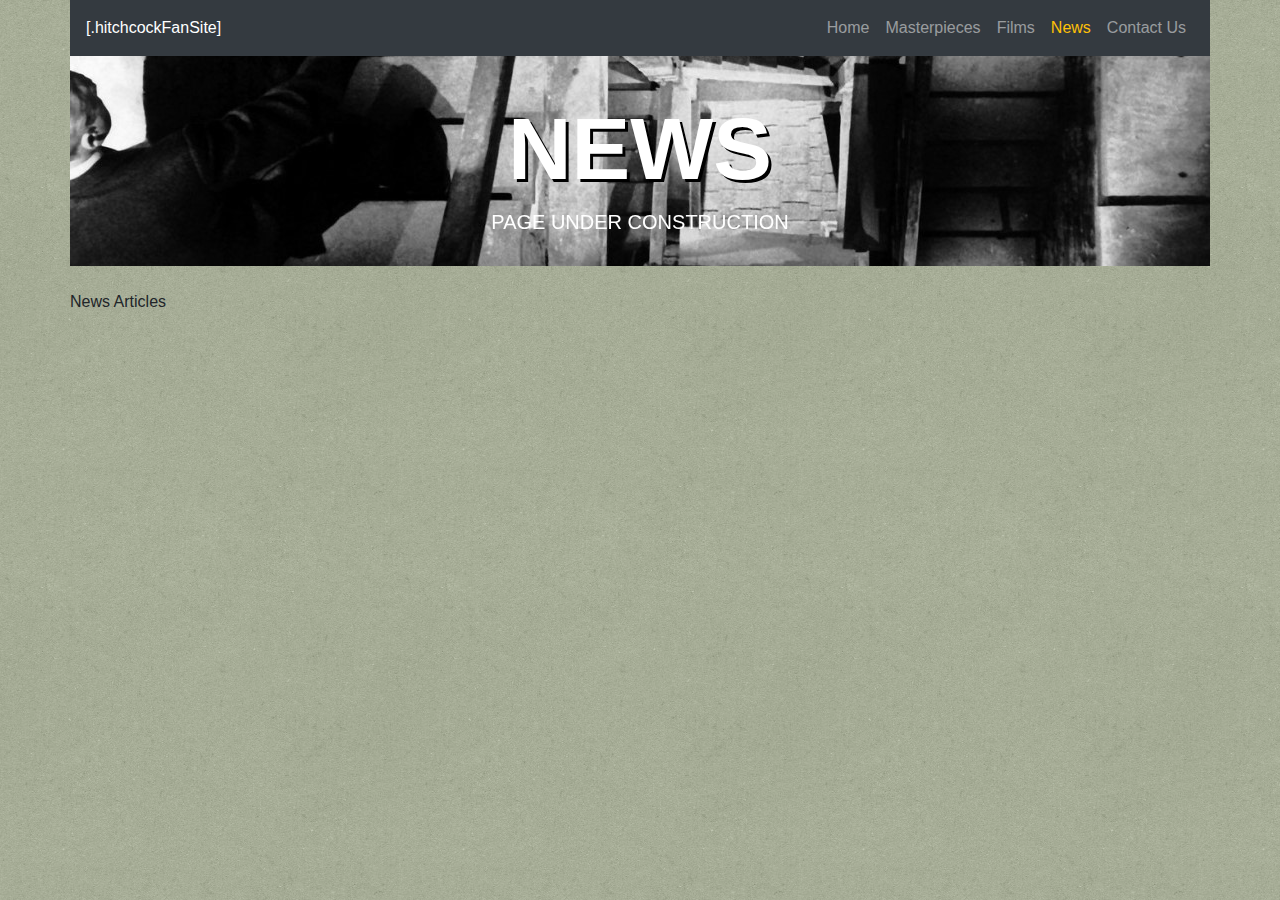
<file: news.html>
<!DOCTYPE html>
<html lang="en">
<head>
    <meta charset="UTF-8">
    <meta name="viewport" content="width=device-width, initial-scale=1.0">
    <meta http-equiv="X-UA-Compatible" content="ie=edge">
    <link rel="stylesheet" href="https://maxcdn.bootstrapcdn.com/bootstrap/4.4.1/css/bootstrap.min.css">
    <script src="https://ajax.googleapis.com/ajax/libs/jquery/3.4.1/jquery.min.js"></script>
    <script src="https://cdnjs.cloudflare.com/ajax/libs/popper.js/1.16.0/umd/popper.min.js"></script>
    <script src="https://maxcdn.bootstrapcdn.com/bootstrap/4.4.1/js/bootstrap.min.js"></script>
    <link rel="stylesheet" href="https://fonts.googleapis.com/icon?family=Material+Icons">
    <link rel="stylesheet" href="./assets/css/style.css">
    <title>Contact</title>
</head>

<body>
    <div class="container-md mb-4">
        <div class="row">
            <nav class="navbar navbar-expand-sm bg-dark navbar-dark col">
                <span class="text-white">[.hitchcockFanSite]</span>
                <button class="navbar-toggler border-none" type="button" data-toggle="collapse" data-target="#ah-Navbar">
                    <span class="material-icons" style="font-size:30px;">more_vert</span>
                </button>
                <div class="collapse navbar-collapse justify-content-end" id="ah-Navbar">
                    <ul class="navbar-nav text-right">
                        <li class="nav-item">
                            <a class="nav-link" href="index.html">Home</a>
                        </li>
                        <li class="nav-item">
                            <a class="nav-link" href="featured-vertigo.html">Masterpieces</a>
                        </li>
                        <li class="nav-item">
                            <a class="nav-link" href="films-pg-1.html">Films</a>
                        </li>    
                        <li class="nav-item">
                            <a class="nav-link text-warning disabled" href="#">News<span class="sr-only">(current)</span></a>
                        </li>    
                        <li class="nav-item">
                            <a class="nav-link" href="contact.html">Contact Us</a>
                        </li>    
                    </ul>
                </div>  
            </nav>
        </div>
        
        <!-- jumbotron row -->
        <div class="row">
            <div id="jumbo-slides" class="carousel slide col-12 px-0" data-ride="carousel">
                <div class="carousel-inner">
                    <div class="carousel-item active">
                        <img src="./assets/images/vertigo-stairs-header.jpg" class="d-block w-100" data-interval="1000" alt="...">
                    </div>
                    <div class="carousel-item">
                        <img src="./assets/images/norman-bates-header.png" class="d-block w-100" data-interval="1000" alt="...">
                    </div>
                    <div class="carousel-item">
                        <img src="./assets/images/birds-cameo-header.jpg" class="d-block w-100" data-interval="1000" alt="...">
                    </div>
                    <div class="car-text">
                        <h1 class="display-2 text-white text-center name-decor">NEWS</h1>
                        <h2 class="lead text-white text-center">PAGE UNDER CONSTRUCTION</h2>
                    </div>
                </div>
            </div>
        </div>

    </div>

    <div class="container-md mb-4">
        <div class="row">
            News Articles
            
        </div>
    </div>

</body>
</html>
</file>
<file: assets/css/style.css>
body {
    background: url(../images/green_cup.png);
    font-family: -apple-system,BlinkMacSystemFont,"Segoe UI",Roboto,Oxygen-Sans,Ubuntu,Cantarell,"Helvetica Neue",sans-serif;
}

.nice-bottom-border {
    border-bottom: 3px rgb(255, 255, 82);
}

.car-text {
    z-index: 9;
    position: absolute;
    bottom: 1.5em;
    right: 0;
    left: 0;
}

.name-decor {
    color: white;
    font-weight: 600;
    text-shadow: 3px 3px black;
}

.slide-height-1 {
    max-height: 340px;
}
.slide-height-2 {
    max-height: 210px;
}


.footer {
    font-size: 14px;
}

@media only screen and (max-width: 992px) {

    .name-decor {
        font-size: 44px;
    }

    .home-tagline {
        font-size: 16px;
    }

    .car-text {
        bottom: .5em;
    }
} 

@media only screen and (max-width: 576px) {

    .name-decor {
        font-size: 28px;
    }

    .home-tagline {
        font-size: 10px;
    }

    .car-text {
        bottom: .1em;
    }

    .feat-film {
        padding-top: .5em;
        padding-left: 0;
    }

    .feat-img{
        height: 150px;
        width: 150px;
    }
}
</file>
